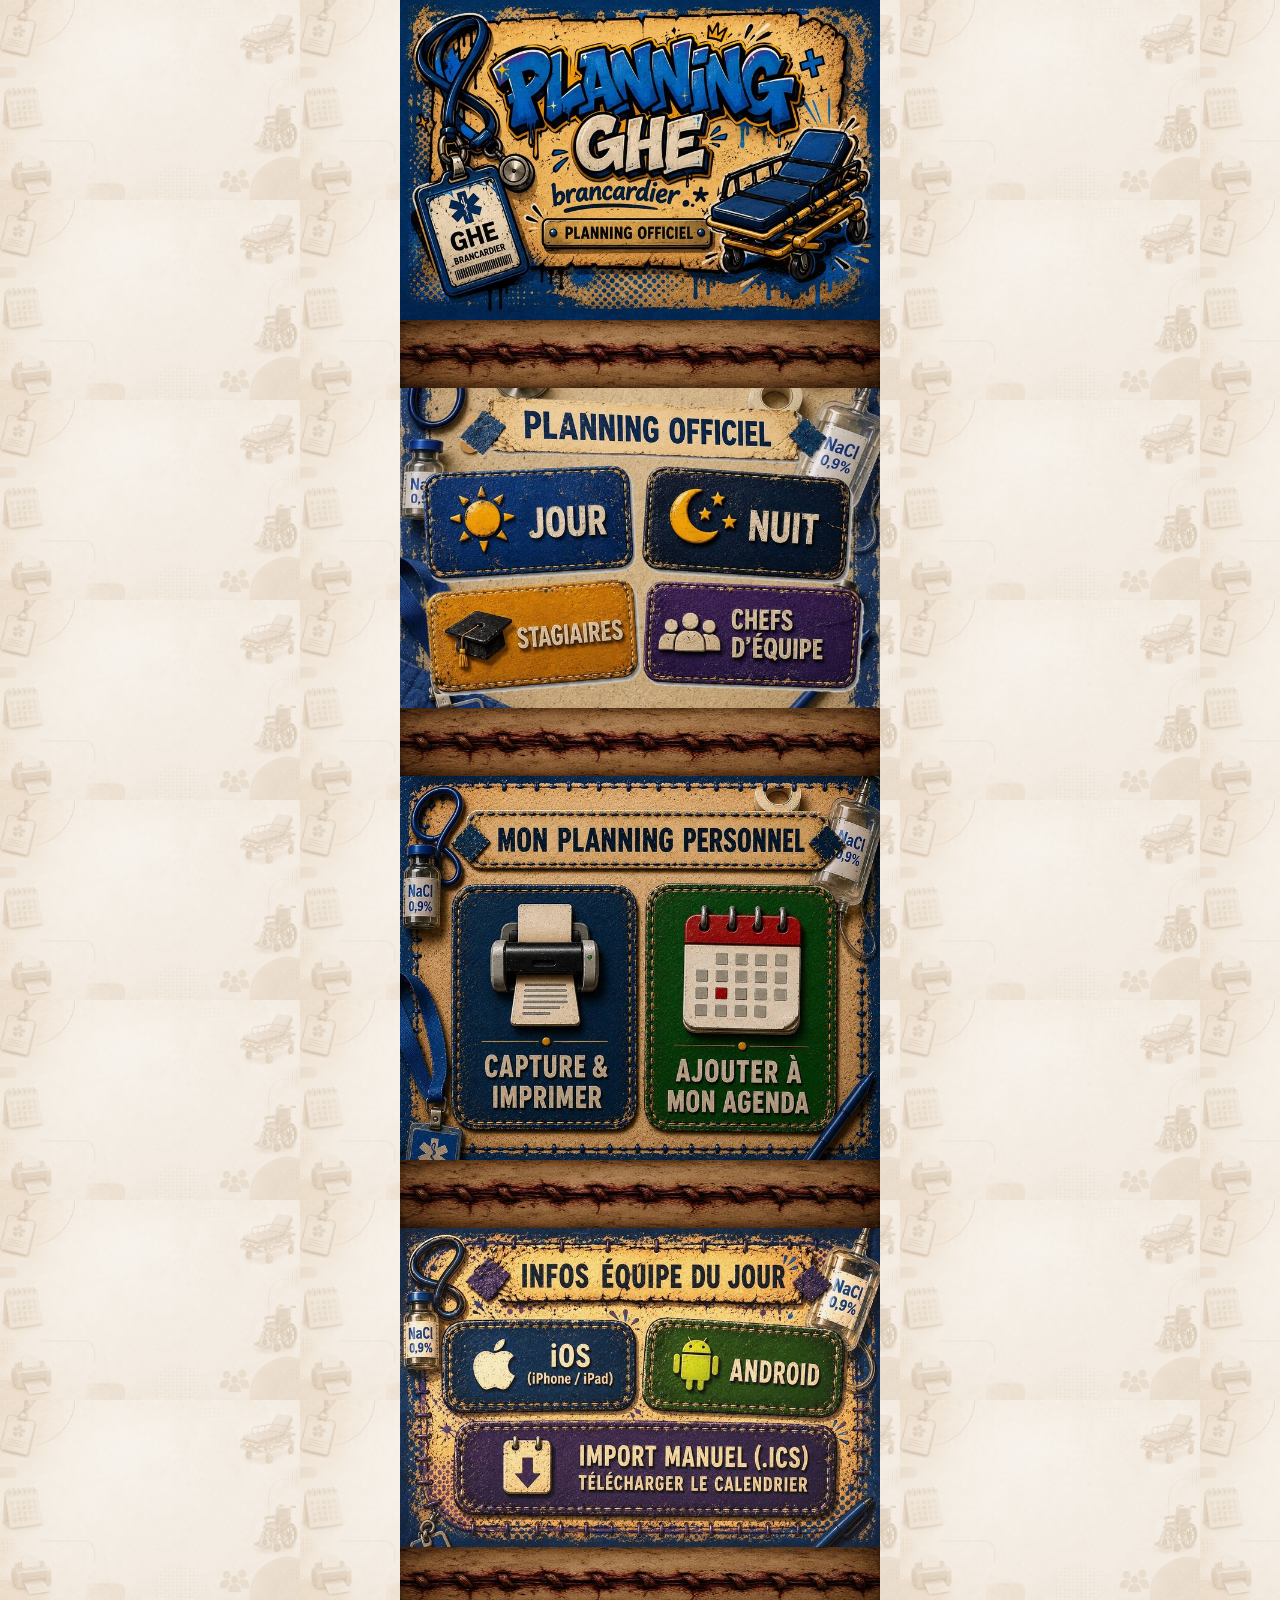
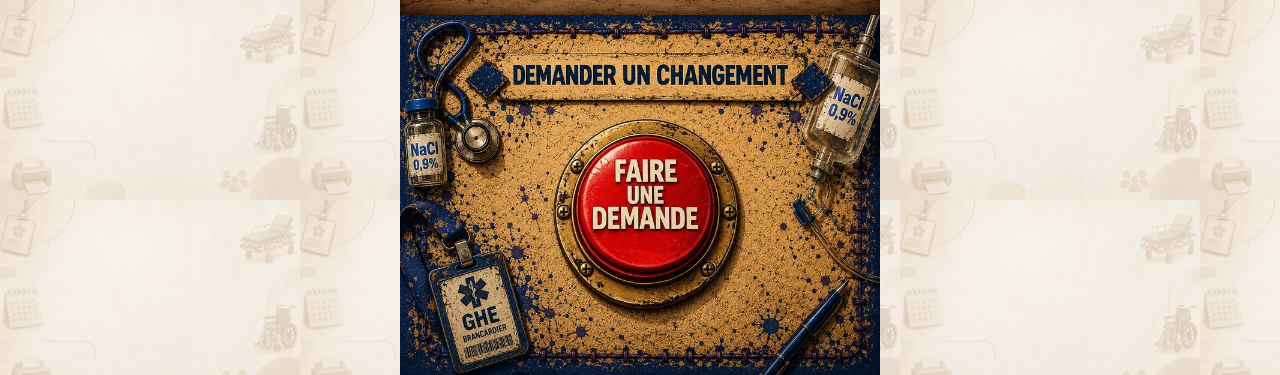
<file: index.html>
<!DOCTYPE html>
<html lang="fr">
<head>
  <meta charset="UTF-8">
  <meta name="viewport" content="width=device-width, initial-scale=1.0">
  <title>Planning GHE</title>
  <style>
    * { margin: 0; padding: 0; box-sizing: border-box; }

    html, body {
      width: 100%;
      background-image: url('Image/Fond/Fond.PNG');
      background-size: 300px auto;
      background-repeat: repeat;
    }

    .page {
      max-width: 480px;
      margin: 0 auto;
      padding: 0;
      display: flex;
      flex-direction: column;
    }

    .bloc {
      width: 100%;
      position: relative;
      display: block;
      line-height: 0;
    }

    .bloc img {
      width: 100%;
      height: auto;
      display: block;
    }

    .couture {
      width: 100%;
      line-height: 0;
      margin-top: -2px;
      margin-bottom: -2px;
    }

    .couture img {
      width: 100%;
      height: auto;
      display: block;
    }

    .zone {
      position: absolute;
      cursor: pointer;
      border-radius: 10px;
      -webkit-tap-highlight-color: rgba(255,255,255,0.2);
    }
    .zone:active { background: rgba(255,255,255,0.15); }

    a { text-decoration: none; }
  </style>
</head>
<body>
<div class="page">

  <!-- HEADER -->
  <div class="bloc">
    <img src="Image/Bloc/bloc_planning.jpeg" alt="Planning GHE brancardier" loading="eager">
  </div>

  <div class="couture"><img src="Image/Couture/couture.jpeg" alt=""></div>

  <!-- PLANNING OFFICIEL -->
  <div class="bloc">
    <img src="Image/Bloc/bloc_jour.jpeg" alt="Planning officiel" loading="eager">
    <a class="zone" href="mois.html?type=jour"       style="top:24%;left:2%;width:46%;height:34%;"></a>
    <a class="zone" href="mois.html?type=nuit"       style="top:24%;right:2%;width:46%;height:34%;"></a>
    <a class="zone" href="mois.html?type=stagiaires" style="top:60%;left:2%;width:46%;height:34%;"></a>
    <a class="zone" href="mois.html?type=chefs"      style="top:60%;right:2%;width:46%;height:34%;"></a>
  </div>

  <div class="couture"><img src="Image/Couture/couture.jpeg" alt=""></div>

  <!-- MON PLANNING PERSONNEL -->
  <div class="bloc">
    <img src="Image/Bloc/bloc_agenda.jpeg" alt="Mon planning personnel" loading="lazy">
    <a class="zone" href="mois.html?type=pdf" style="top:20%;left:2%;width:46%;height:76%;"></a>
    <a class="zone" href="mois.html?type=ics" style="top:20%;right:2%;width:46%;height:76%;"></a>
  </div>

  <div class="couture"><img src="Image/Couture/couture.jpeg" alt=""></div>

  <!-- INFOS ÉQUIPE DU JOUR -->
  <div class="bloc">
    <img src="Image/Bloc/bloc_infos.jpeg" alt="Infos équipe du jour" loading="lazy">
    <a class="zone"
       href="webcal://calendar.google.com/calendar/ical/ca4fd5e66513b5e783fba86f6df8e1f73dbd237fc1f83749f3cabb97d273d969%40group.calendar.google.com/private-5a1892e376d3c9b3cc82c5f0ad61c333/basic.ics"
       style="top:20%;left:2%;width:46%;height:32%;"></a>
    <a class="zone"
       href="https://calendar.google.com/calendar/render?cid=https%3A%2F%2Fcalendar.google.com%2Fcalendar%2Fical%2Fca4fd5e66513b5e783fba86f6df8e1f73dbd237fc1f83749f3cabb97d273d969%2540group.calendar.google.com%2Fprivate-5a1892e376d3c9b3cc82c5f0ad61c333%2Fbasic.ics"
       style="top:20%;right:2%;width:46%;height:32%;"></a>
    <a class="zone" href="mois.html?type=collectif-ics"
       style="top:57%;left:3%;width:94%;height:35%;"></a>
  </div>

  <div class="couture"><img src="Image/Couture/couture.jpeg" alt=""></div>

  <!-- DEMANDER UN CHANGEMENT -->
  <div class="bloc">
    <img src="Image/Bloc/bloc_demande.jpeg" alt="Demander un changement" loading="lazy">
    <a class="zone"
       href="https://docs.google.com/forms/d/e/1FAIpQLSeSD74DbSRNuiu1gF2waVTPdSg38jwRCwk3mp6XwpX-sRyh_g/viewform"
       target="_blank"
       style="top:28%;left:22%;width:56%;height:65%;border-radius:50%;"></a>
  </div>

</div>
</body>
</html>
</file>
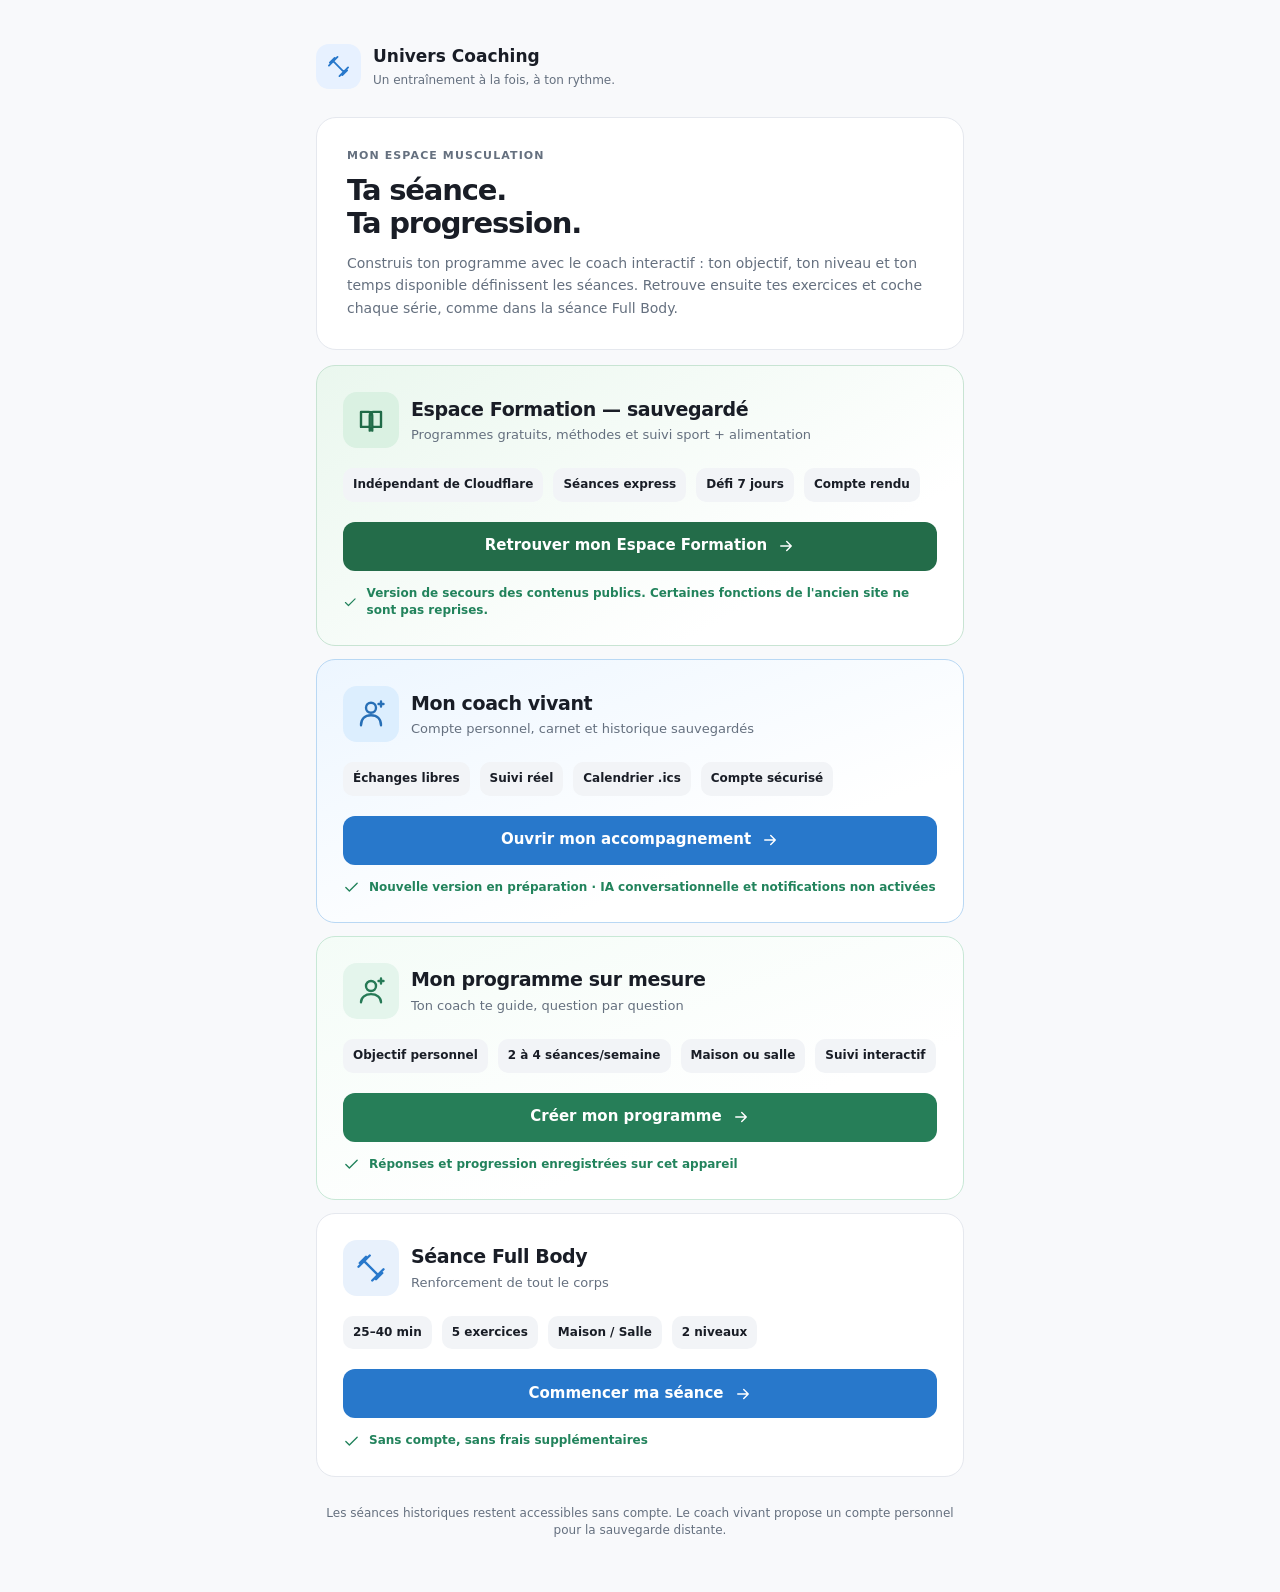
<file: coaching/index.html>
<!doctype html>
<html lang="fr">
<head>
  <meta charset="utf-8">
  <meta name="viewport" content="width=device-width, initial-scale=1, viewport-fit=cover">
  <meta name="theme-color" content="#f8f9fb">
  <meta name="description" content="Univers Coaching : séances de musculation interactives, progression et conseils accessibles sans abonnement.">
  <title>Univers Coaching — Mes séances</title>
  <style>
    :root{color-scheme:light;--bg:#f8f9fb;--paper:#fff;--ink:#191d26;--muted:#65707f;--line:#e5e8ee;--accent:#2878cb;--mint:#e6f5ed;--green:#22835c}
    *{box-sizing:border-box}html{font-family:Inter,ui-sans-serif,system-ui,-apple-system,"Segoe UI",Arial,sans-serif}body{margin:0;background:var(--bg);color:var(--ink);line-height:1.45}
    main{width:min(100%,680px);min-height:100dvh;margin:0 auto;padding:28px 16px 52px}
    .eyebrow{font-size:11px;font-weight:800;letter-spacing:.1em;color:var(--muted);text-transform:uppercase}
    .head{display:flex;align-items:center;gap:12px;margin-bottom:28px}.logo{width:45px;height:45px;border-radius:13px;display:grid;place-items:center;background:#e7f1ff;color:var(--accent)}
    svg{width:23px;height:23px;stroke:currentColor;stroke-width:1.9;fill:none;stroke-linecap:round;stroke-linejoin:round}.head h1{font-size:17px;margin:0}.head p{color:var(--muted);font-size:12px;margin:3px 0 0}
    .intro{border:1px solid var(--line);background:var(--paper);border-radius:20px;padding:23px 20px;margin-bottom:15px}
    h2{font-size:29px;letter-spacing:-.04em;line-height:1.14;margin:10px 0}p{margin:0}.intro>p:last-child{font-size:14px;color:var(--muted);line-height:1.6;margin-top:12px}
    .card{background:var(--paper);border:1px solid var(--line);border-radius:19px;padding:20px;margin-top:13px}
    .card-head{display:flex;align-items:center;gap:12px}.card-icon{width:56px;height:56px;display:grid;place-items:center;background:#e8f1fc;border-radius:14px;color:var(--accent);flex:none}.card-icon svg{width:30px;height:30px}.card h3{font-size:19px;letter-spacing:-.02em;margin:0}.sub{font-size:13px;color:var(--muted);margin-top:3px}
    .facts{display:flex;flex-wrap:wrap;gap:10px;margin:20px 0}.fact{font-size:12px;background:#f2f4f7;border-radius:10px;padding:8px 10px;font-weight:700}
    .cta{display:flex;align-items:center;justify-content:center;gap:10px;width:100%;min-height:49px;border-radius:12px;background:var(--accent);color:#fff;text-decoration:none;font-size:15px;font-weight:750;text-align:center;padding:12px}.cta svg{width:18px;height:18px}.cta:focus-visible{outline:3px solid #90bbeb;outline-offset:3px}.cta:hover{background:#1d65ae}
    .note{display:flex;gap:9px;align-items:center;margin-top:14px;color:var(--green);font-size:12px;font-weight:600}.note svg{width:17px;height:17px}.foot{font-size:12px;color:var(--muted);text-align:center;margin-top:28px}
    @media(min-width:600px){main{padding-top:44px}.intro{padding:30px}.card{padding:26px}}
    @media(prefers-reduced-motion:no-preference){.cta{transition:background .15s,transform .15s}.cta:active{transform:scale(.992)}}
  </style>
</head>
<body>
  <main>
    <header class="head">
      <span class="logo" aria-hidden="true"><svg viewBox="0 0 24 24"><path d="m6.5 6.5 11 11M3 8l5-5M16 21l5-5M2 11l9-9M13 22l9-9"/></svg></span>
      <div><h1>Univers Coaching</h1><p>Un entraînement à la fois, à ton rythme.</p></div>
    </header>
    <section class="intro">
      <p class="eyebrow">Mon espace musculation</p>
      <h2>Ta séance.<br>Ta progression.</h2>
      <p>Construis ton programme avec le coach interactif : ton objectif, ton niveau et ton temps disponible définissent les séances. Retrouve ensuite tes exercices et coche chaque série, comme dans la séance Full Body.</p>
    </section>
    <section class="card" aria-labelledby="formation-title" style="border-color:#c8e4d3;background:linear-gradient(150deg,#eaf7ee,#fff 75%)">
      <div class="card-head">
        <span class="card-icon" aria-hidden="true" style="background:#daf1e2;color:#206b48"><svg viewBox="0 0 24 24"><path d="M4 5.5h6c2 0 3 1 3 3v12c0-2-1.5-3-3.5-3H4zM20 5.5h-6c-2 0-3 1-3 3v12c0-2 1.5-3 3.5-3H20z"/></svg></span>
        <div><h3 id="formation-title">Espace Formation — sauvegardé</h3><p class="sub">Programmes gratuits, méthodes et suivi sport + alimentation</p></div>
      </div>
      <div class="facts"><span class="fact">Indépendant de Cloudflare</span><span class="fact">Séances express</span><span class="fact">Défi 7 jours</span><span class="fact">Compte rendu</span></div>
      <a class="cta" href="./formation/" style="background:#236c49">Retrouver mon Espace Formation <svg viewBox="0 0 24 24" aria-hidden="true"><path d="M5 12h14m-6-6 6 6-6 6"/></svg></a>
      <p class="note"><svg viewBox="0 0 24 24" aria-hidden="true"><path d="M20 6 9 17l-5-5"/></svg>Version de secours des contenus publics. Certaines fonctions de l'ancien site ne sont pas reprises.</p>
    </section>
    <section class="card" aria-labelledby="living-title" style="border-color:#b9d8f4;background:linear-gradient(160deg,#edf6ff,#fff 70%)">
      <div class="card-head">
        <span class="card-icon" aria-hidden="true" style="background:#dceefe;color:#276fb6"><svg viewBox="0 0 24 24"><circle cx="12" cy="7" r="4"/><path d="M4 21c0-5 3-8 8-8s8 3 8 8M18 4h4M20 2v4"/></svg></span>
        <div><h3 id="living-title">Mon coach vivant</h3><p class="sub">Compte personnel, carnet et historique sauvegardés</p></div>
      </div>
      <div class="facts"><span class="fact">Échanges libres</span><span class="fact">Suivi réel</span><span class="fact">Calendrier .ics</span><span class="fact">Compte sécurisé</span></div>
      <a class="cta" href="./coach-vivant.html">Ouvrir mon accompagnement <svg viewBox="0 0 24 24" aria-hidden="true"><path d="M5 12h14m-6-6 6 6-6 6"/></svg></a>
      <p class="note"><svg viewBox="0 0 24 24" aria-hidden="true"><path d="M20 6 9 17l-5-5"/></svg>Nouvelle version en préparation · IA conversationnelle et notifications non activées</p>
    </section>
    <section class="card" aria-labelledby="personal-title" style="border-color:#c8e8d6;background:linear-gradient(160deg,#f4fcf7,#fff 68%)">
      <div class="card-head">
        <span class="card-icon" aria-hidden="true" style="background:#e4f5ec;color:#267a56"><svg viewBox="0 0 24 24"><circle cx="12" cy="8" r="4"/><path d="M4 21c0-4 3.5-6.5 8-6.5s8 2.5 8 6.5M18 4h4M20 2v4"/></svg></span>
        <div><h3 id="personal-title">Mon programme sur mesure</h3><p class="sub">Ton coach te guide, question par question</p></div>
      </div>
      <div class="facts"><span class="fact">Objectif personnel</span><span class="fact">2 à 4 séances/semaine</span><span class="fact">Maison ou salle</span><span class="fact">Suivi interactif</span></div>
      <a class="cta" href="./programme-personnalise.html" style="background:#267e58">Créer mon programme <svg viewBox="0 0 24 24" aria-hidden="true"><path d="M5 12h14m-6-6 6 6-6 6"/></svg></a>
      <p class="note"><svg viewBox="0 0 24 24" aria-hidden="true"><path d="M20 6 9 17l-5-5"/></svg>Réponses et progression enregistrées sur cet appareil</p>
    </section>
    <section class="card" aria-labelledby="session-title">
      <div class="card-head">
        <span class="card-icon" aria-hidden="true"><svg viewBox="0 0 24 24"><path d="m6.5 6.5 11 11M3 8l5-5M16 21l5-5M2 11l9-9M13 22l9-9"/></svg></span>
        <div><h3 id="session-title">Séance Full Body</h3><p class="sub">Renforcement de tout le corps</p></div>
      </div>
      <div class="facts"><span class="fact">25–40 min</span><span class="fact">5 exercices</span><span class="fact">Maison / Salle</span><span class="fact">2 niveaux</span></div>
      <a class="cta" href="./seance-musculation.html">Commencer ma séance <svg viewBox="0 0 24 24" aria-hidden="true"><path d="M5 12h14m-6-6 6 6-6 6"/></svg></a>
      <p class="note"><svg viewBox="0 0 24 24" aria-hidden="true"><path d="M20 6 9 17l-5-5"/></svg>Sans compte, sans frais supplémentaires</p>
    </section>
    <p class="foot">Les séances historiques restent accessibles sans compte. Le coach vivant propose un compte personnel pour la sauvegarde distante.</p>
  </main>
</body>
</html>
</file>
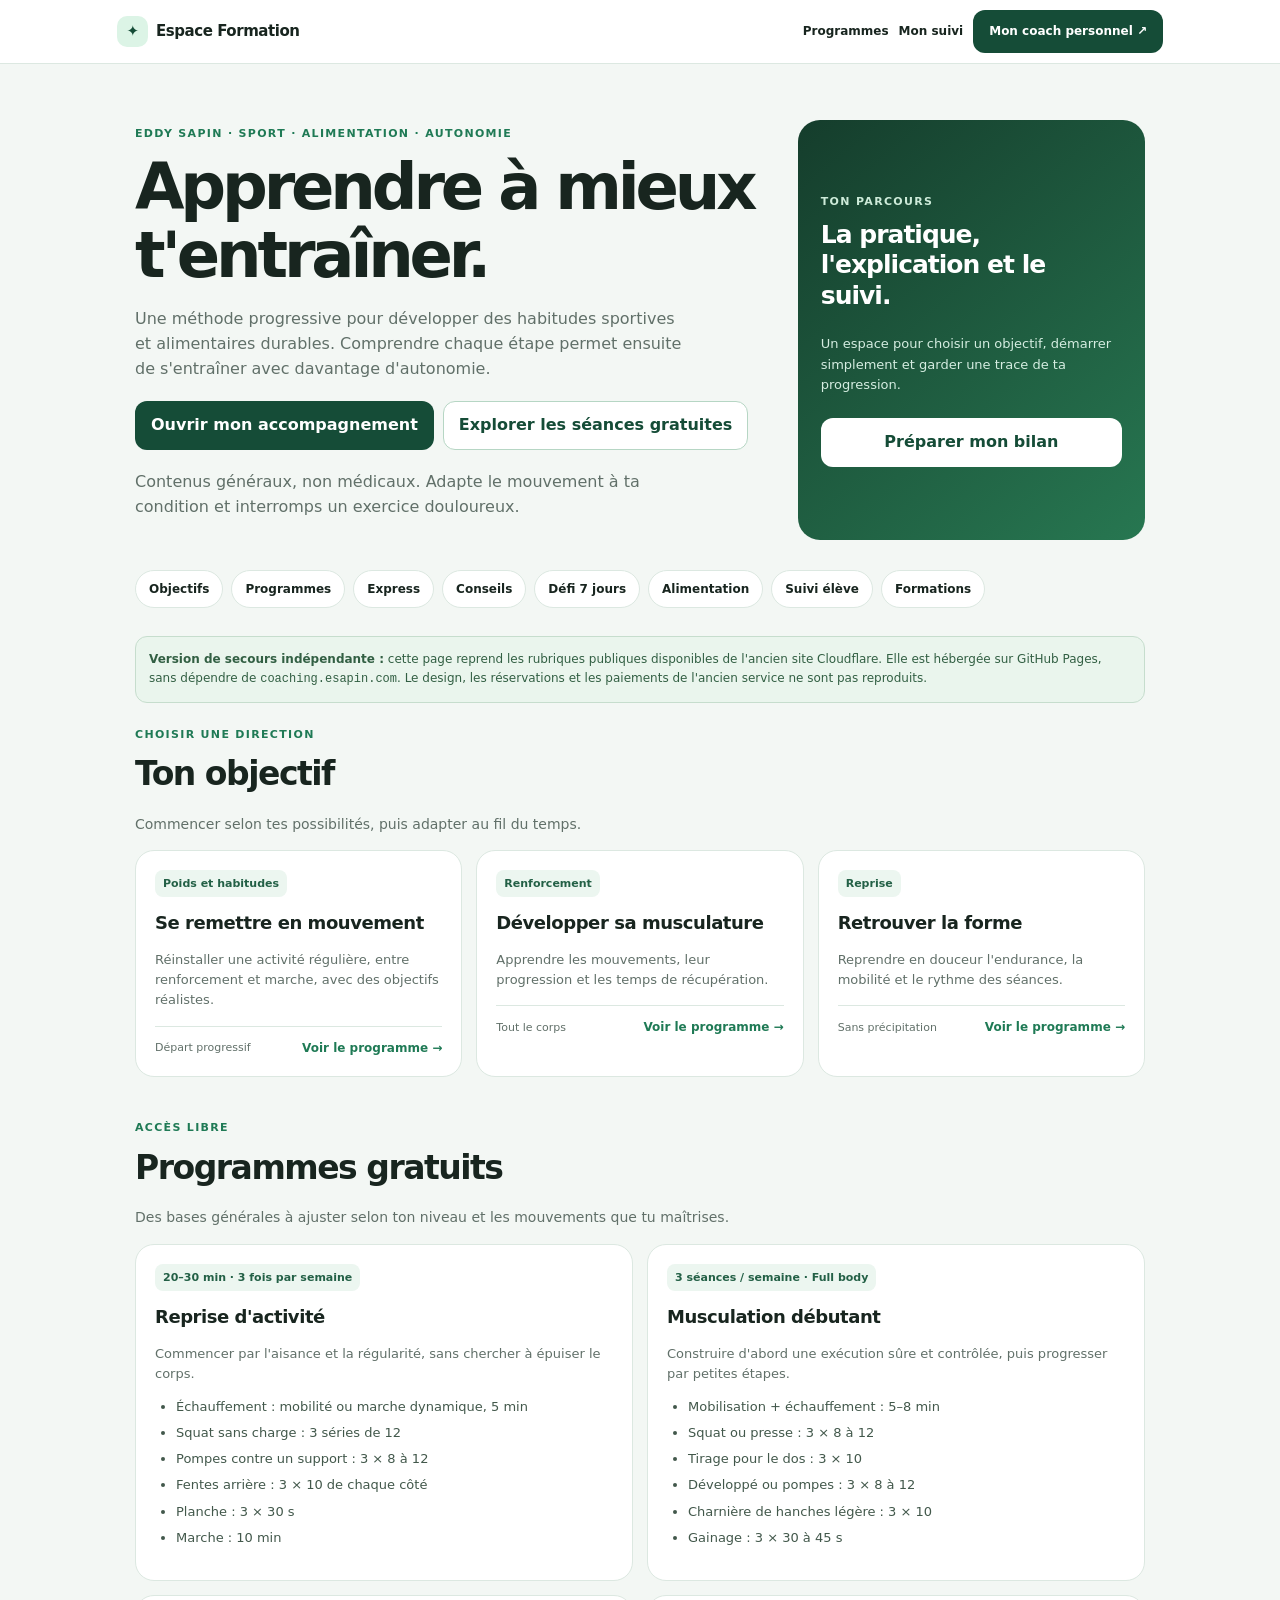
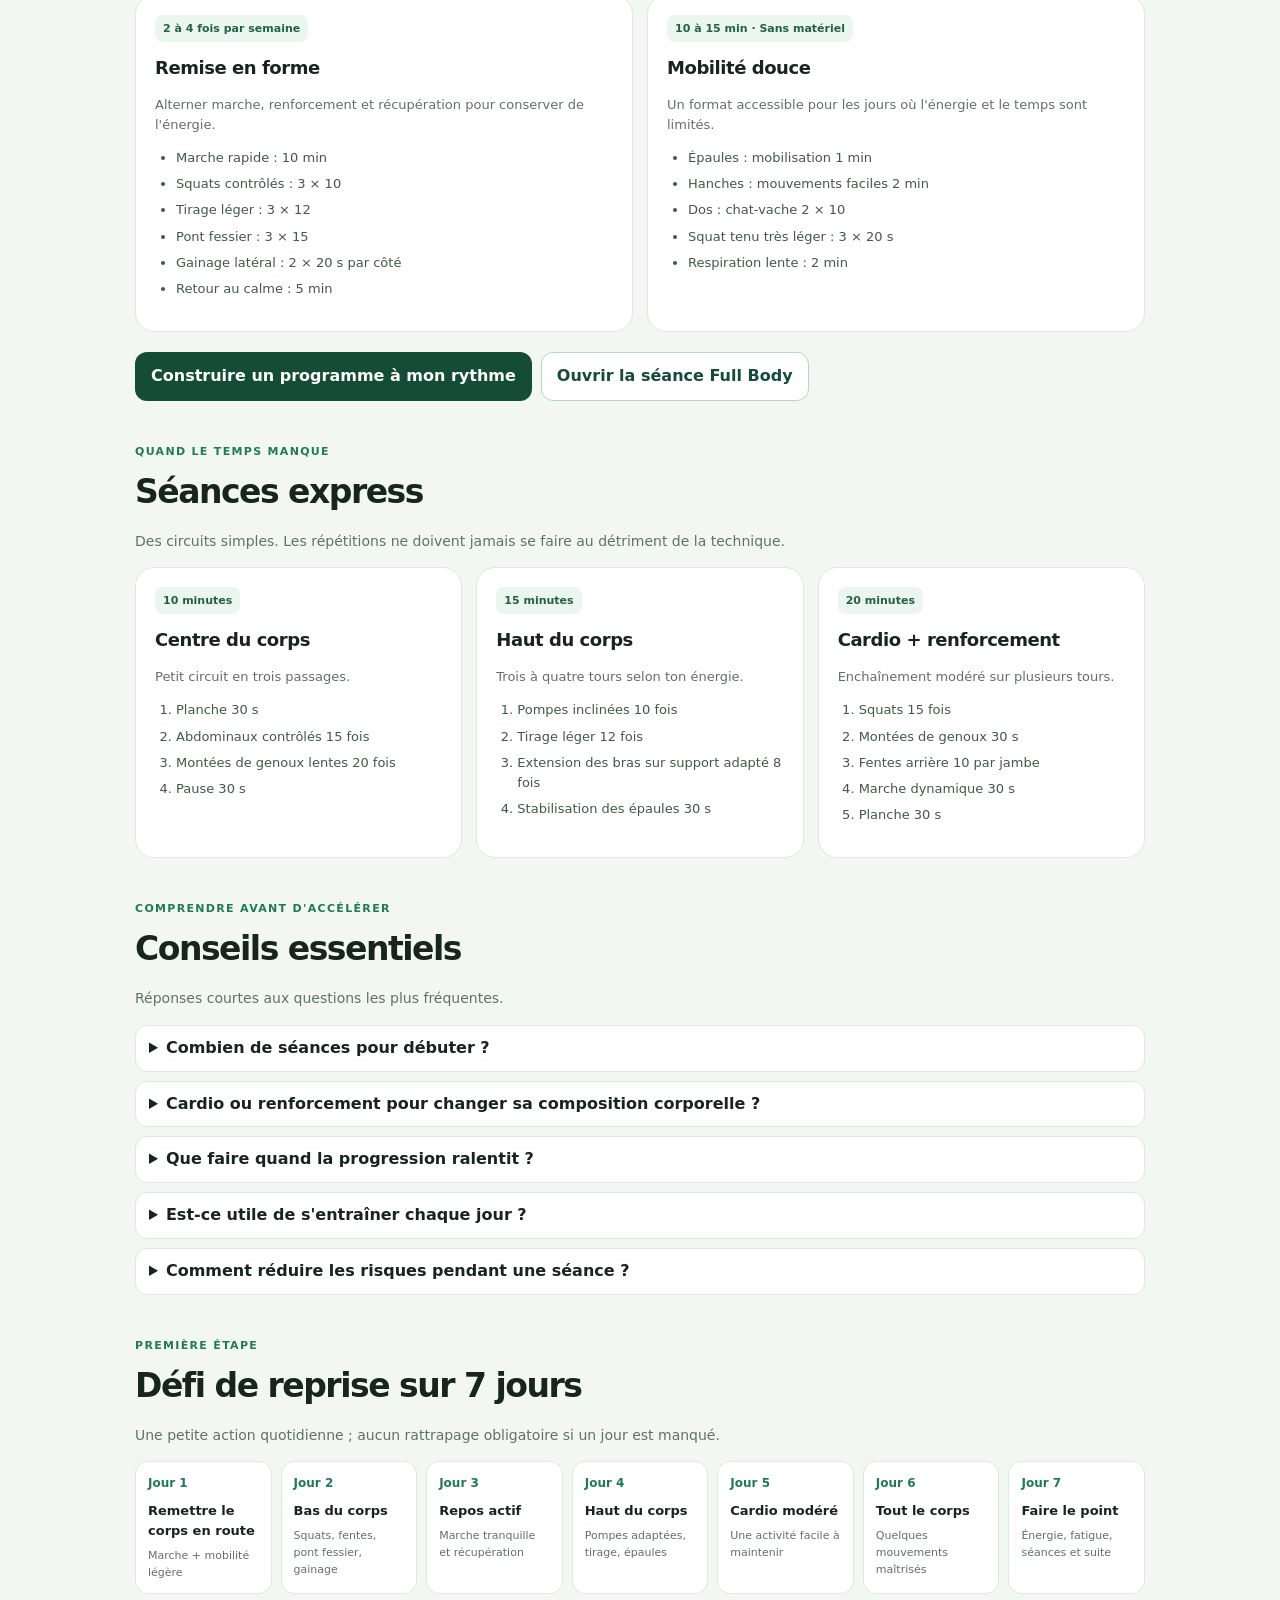
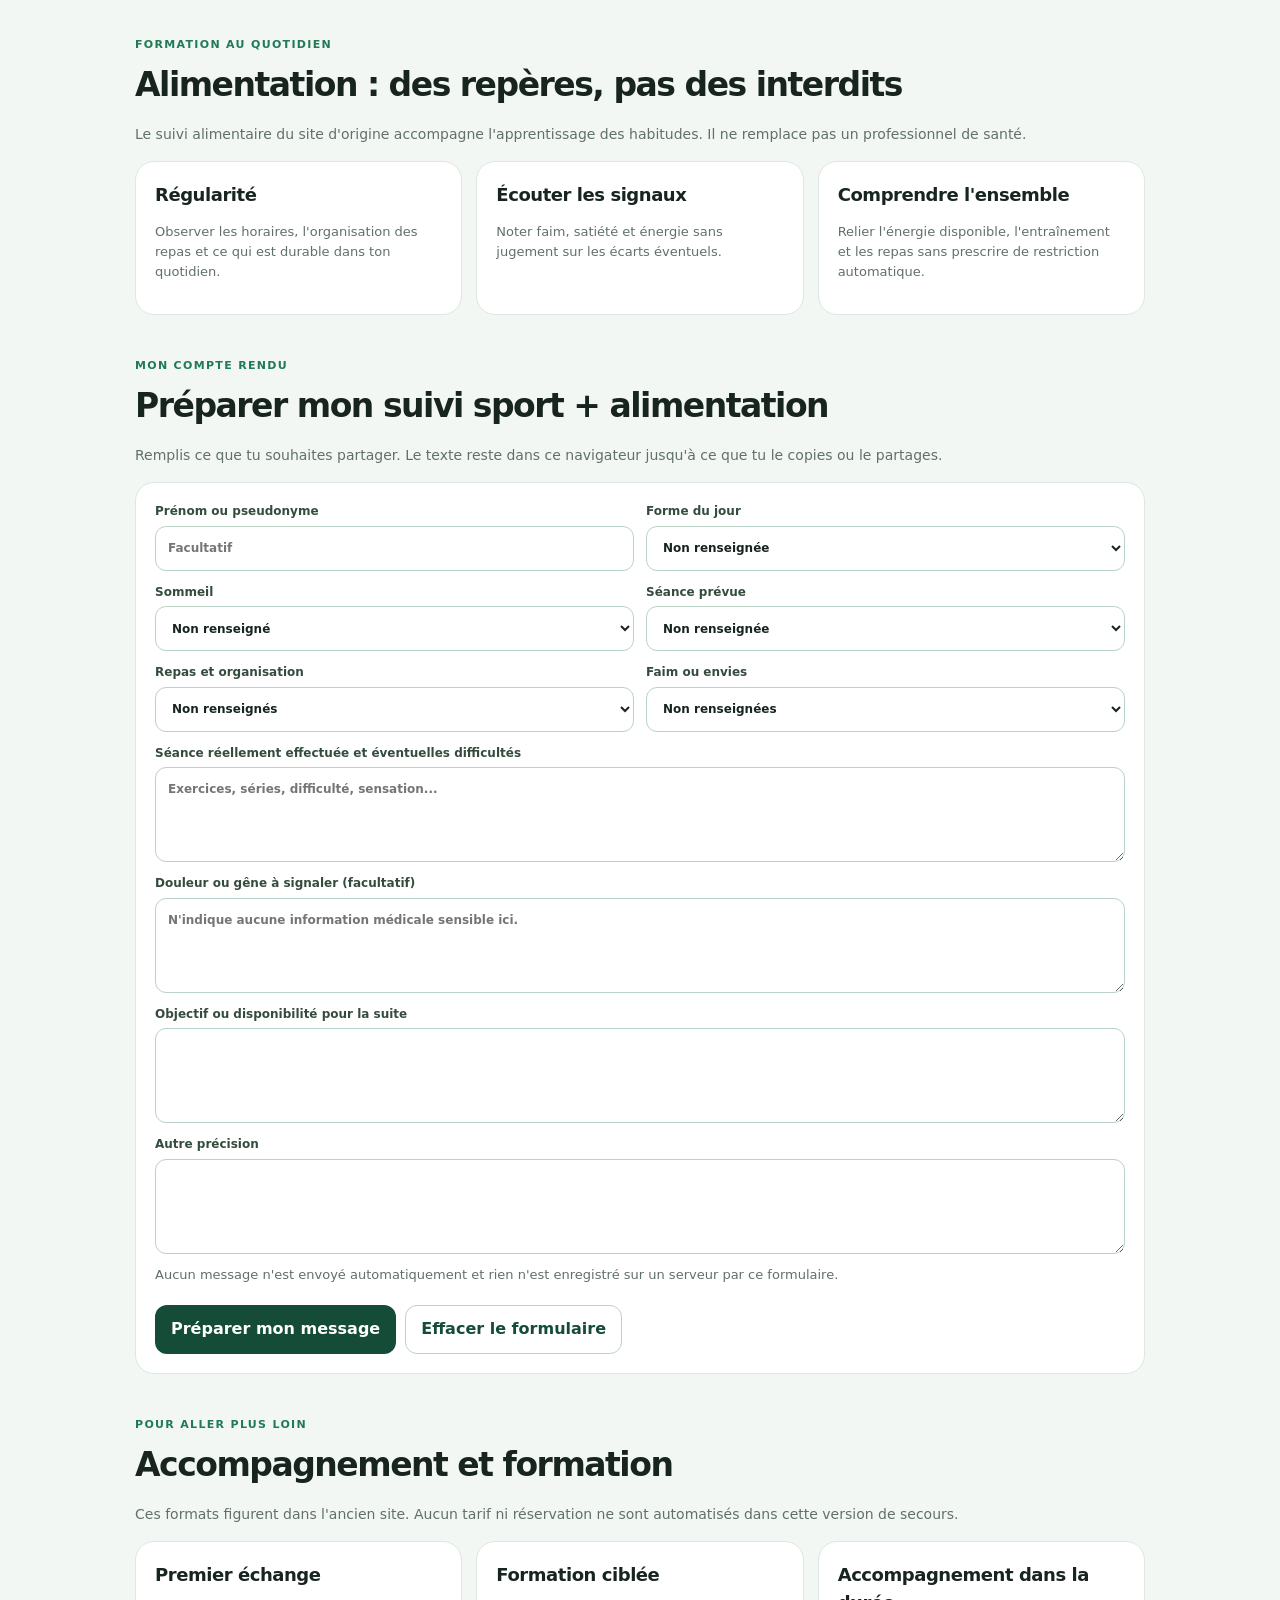
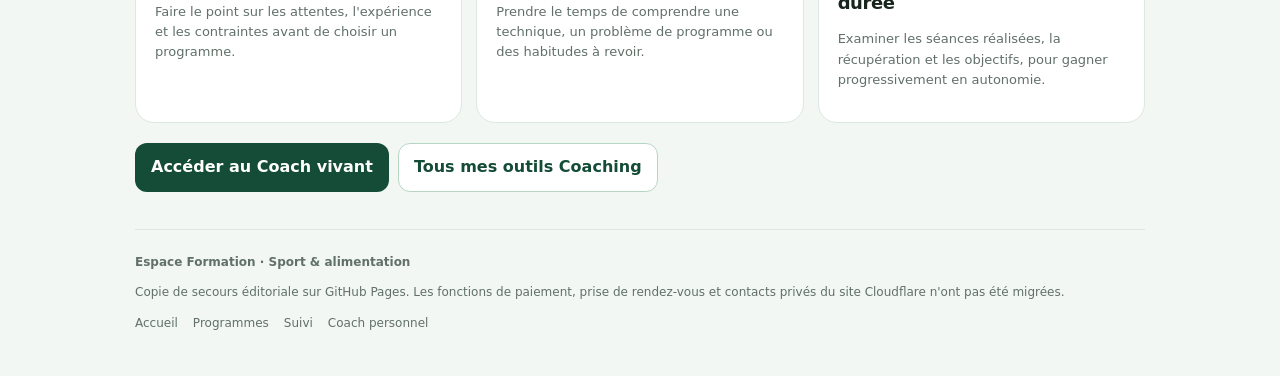
<file: coaching/formation/index.html>
<!doctype html>
<html lang="fr">
<head>
<meta charset="utf-8">
<meta name="viewport" content="width=device-width,initial-scale=1,viewport-fit=cover">
<meta name="theme-color" content="#10251e">
<meta name="description" content="Espace Formation — sport, alimentation et parcours de coaching. Site de secours indépendant de Cloudflare.">
<title>Espace Formation — Sport & alimentation</title>
<style>
:root{font-family:Inter,system-ui,-apple-system,"Segoe UI",Arial,sans-serif;color-scheme:light;--ink:#18251f;--muted:#617069;--green:#1f7a55;--green2:#154c37;--line:#dce8e1;--bg:#f3f7f4;--paper:#fff}
*{box-sizing:border-box}html{scroll-behavior:smooth;scroll-padding-top:92px}body{margin:0;background:var(--bg);color:var(--ink);line-height:1.55}
a{text-decoration:none;color:inherit}button,input,select,textarea{font:inherit}button{cursor:pointer}a:focus-visible,button:focus-visible,input:focus-visible,textarea:focus-visible,select:focus-visible{outline:3px solid #71bc9c;outline-offset:3px}
header{position:sticky;top:0;z-index:10;background:rgba(255,255,255,.96);border-bottom:1px solid var(--line);backdrop-filter:blur(12px)}.top{max-width:1080px;margin:auto;padding:10px 17px;display:flex;align-items:center;gap:15px;justify-content:space-between}.brand{font-weight:900;font-size:15px;letter-spacing:-.03em;display:flex;align-items:center;gap:8px}.mark{display:inline-grid;place-items:center;width:31px;height:31px;border-radius:10px;background:#dcf4e6;color:var(--green2)}.toplinks{display:flex;gap:10px;align-items:center}.toplinks a{font-size:12px;font-weight:750}.primary{background:var(--green2);color:#fff;border:0;border-radius:12px;padding:12px 16px;font-weight:750;display:inline-block;text-align:center}.primary:hover{background:#0e3d2b}.ghost{background:#fff;color:var(--green2);border:1px solid #b6d6c4;border-radius:12px;padding:11px 15px;font-weight:750;display:inline-block}.ghost:hover{background:#ecf6f0}
.wrap{width:min(100% - 32px,1010px);margin:auto}.hero{padding:56px 0 30px;display:grid;grid-template-columns:1.3fr .7fr;gap:18px}.hero h1{font-size:clamp(37px,6.5vw,64px);line-height:1.06;letter-spacing:-.065em;margin:10px 0 17px}.hero p{font-size:16px;color:var(--muted);max-width:550px}.eyebrow{font-weight:800;font-size:11px;letter-spacing:.12em;text-transform:uppercase;color:var(--green)}.hero-card{padding:23px;border-radius:22px;background:linear-gradient(140deg,#153d2c,#277751);color:white;display:flex;flex-direction:column;justify-content:center;gap:10px}.hero-card strong{font-size:25px;line-height:1.22;letter-spacing:-.04em}.hero-card p{color:#d5ede1;font-size:13px}.hero-card .primary{background:#fff;color:#154c37}
.actions{display:flex;flex-wrap:wrap;gap:9px;margin-top:20px}
.section{margin:17px 0 37px;scroll-margin-top:90px}.section-head{margin:0 0 15px}.section h2{letter-spacing:-.045em;font-size:clamp(23px,4vw,33px);margin:3px 0 6px}.section-head p{color:var(--muted);font-size:14px}.grid{display:grid;grid-template-columns:repeat(3,minmax(0,1fr));gap:14px}.grid.two{grid-template-columns:repeat(2,minmax(0,1fr))}.card{border:1px solid var(--line);background:var(--paper);padding:19px;border-radius:19px;min-width:0}.card h3{margin:0 0 8px;font-size:18px;letter-spacing:-.025em}.card p{font-size:13px;color:var(--muted)}.card ul,.card ol{padding-left:21px;color:#42584b;font-size:13px}.card li{margin:6px 0}.tag{display:inline-block;padding:5px 8px;background:#ecf6f0;border-radius:8px;color:#236046;font-size:11px;font-weight:800;margin-bottom:12px}.cards-bottom{display:flex;justify-content:space-between;align-items:center;gap:10px;border-top:1px solid var(--line);padding-top:12px;margin-top:15px}.cards-bottom a{font-size:12px;font-weight:800;color:var(--green)}.cards-bottom small{color:var(--muted);font-size:11px}
details{margin:9px 0;border:1px solid var(--line);border-radius:12px;padding:10px 13px;background:#fff}summary{font-weight:750;cursor:pointer}details p,details ul{font-size:13px;color:var(--muted)}.challenge{display:grid;grid-template-columns:repeat(7,minmax(0,1fr));gap:9px}.challenge article{background:#fff;border:1px solid var(--line);border-radius:13px;padding:12px;min-width:0}.challenge strong{display:block;color:var(--green);font-size:12px}.challenge h3{font-size:13px;margin:8px 0 6px}.challenge p{font-size:11px;color:var(--muted);margin:0}
.field{display:flex;flex-direction:column;gap:5px;font-size:12px;font-weight:750;color:#344c3e}.field input,.field select,.field textarea{width:100%;border:1px solid #b9d4c5;background:#fff;border-radius:11px;padding:12px;min-height:45px;color:var(--ink)}.field textarea{resize:vertical;min-height:95px}.formgrid{display:grid;grid-template-columns:repeat(2,1fr);gap:12px}.formgrid .wide{grid-column:1/-1}.form-note{font-size:12px;color:var(--muted);margin:11px 0}.report{white-space:pre-wrap;word-break:break-word;padding:15px;border:1px solid #bad6c5;background:#f5fbf7;border-radius:13px;font-size:13px;margin-top:14px}.hidden{display:none!important}.legal{font-size:12px;color:var(--muted);margin:20px 0}.notice{padding:13px;border-radius:12px;background:#eaf5ed;border:1px solid #c6ddcd;font-size:12px;color:#325f43;margin:18px 0}.muted{color:var(--muted)}.footer{border-top:1px solid var(--line);padding:23px 0 45px;color:var(--muted);font-size:12px}.footer nav{display:flex;gap:15px;flex-wrap:wrap;margin-top:10px}.pill{padding:5px 9px;font-size:11px;border:1px solid #bcd3c5;border-radius:20px;color:#365a43;display:inline-block;font-weight:750}.jump{padding:0 0 10px;display:flex;gap:8px;overflow:auto;scrollbar-width:thin}.jump a{white-space:nowrap;background:#fff;border:1px solid var(--line);border-radius:50px;padding:9px 13px;font-size:12px;font-weight:750}
@media(max-width:780px){.hero{grid-template-columns:1fr}.challenge{grid-template-columns:repeat(4,1fr)}.grid{grid-template-columns:repeat(2,1fr)}}
@media(max-width:550px){.hero{padding-top:28px}.wrap{width:calc(100% - 24px)}.grid,.grid.two{grid-template-columns:1fr}.challenge{grid-template-columns:repeat(2,1fr)}.toplinks .hide-mobile{display:none}.formgrid{grid-template-columns:1fr}.card{padding:17px}.hero-card{padding:20px}.top{padding:9px 12px}.primary,.ghost{min-height:46px}}
@media(prefers-reduced-motion:reduce){html{scroll-behavior:auto}}
</style>
</head>
<body>
<header><div class="top"><a href="#accueil" class="brand"><span class="mark">✦</span> Espace Formation</a><div class="toplinks"><a class="hide-mobile" href="#programmes">Programmes</a><a class="hide-mobile" href="#suivi">Mon suivi</a><a class="primary" href="../coach-vivant.html">Mon coach personnel ↗</a></div></div></header>
<main class="wrap">
<section class="hero" id="accueil"><div><span class="eyebrow">Eddy Sapin · Sport · Alimentation · Autonomie</span><h1>Apprendre à mieux<br>t'entraîner.</h1><p>Une méthode progressive pour développer des habitudes sportives et alimentaires durables. Comprendre chaque étape permet ensuite de s'entraîner avec davantage d'autonomie.</p><div class="actions"><a class="primary" href="../coach-vivant.html">Ouvrir mon accompagnement</a><a class="ghost" href="#programmes">Explorer les séances gratuites</a></div><p class="legal">Contenus généraux, non médicaux. Adapte le mouvement à ta condition et interromps un exercice douloureux.</p></div><aside class="hero-card"><span class="eyebrow" style="color:#cdebd9">Ton parcours</span><strong>La pratique, l'explication et le suivi.</strong><p>Un espace pour choisir un objectif, démarrer simplement et garder une trace de ta progression.</p><a class="primary" href="#suivi">Préparer mon bilan</a></aside></section>
<nav aria-label="Accès direct" class="jump"><a href="#objectifs">Objectifs</a><a href="#programmes">Programmes</a><a href="#express">Express</a><a href="#conseils">Conseils</a><a href="#defi">Défi 7 jours</a><a href="#alimentation">Alimentation</a><a href="#suivi">Suivi élève</a><a href="#formations">Formations</a></nav>
<div class="notice"><strong>Version de secours indépendante :</strong> cette page reprend les rubriques publiques disponibles de l'ancien site Cloudflare. Elle est hébergée sur GitHub Pages, sans dépendre de <code>coaching.esapin.com</code>. Le design, les réservations et les paiements de l'ancien service ne sont pas reproduits.</div>
<section class="section" id="objectifs"><div class="section-head"><span class="eyebrow">Choisir une direction</span><h2>Ton objectif</h2><p>Commencer selon tes possibilités, puis adapter au fil du temps.</p></div><div class="grid">
<article class="card"><span class="tag">Poids et habitudes</span><h3>Se remettre en mouvement</h3><p>Réinstaller une activité régulière, entre renforcement et marche, avec des objectifs réalistes.</p><div class="cards-bottom"><small>Départ progressif</small><a href="#programme-poids">Voir le programme →</a></div></article>
<article class="card"><span class="tag">Renforcement</span><h3>Développer sa musculature</h3><p>Apprendre les mouvements, leur progression et les temps de récupération.</p><div class="cards-bottom"><small>Tout le corps</small><a href="#programme-muscle">Voir le programme →</a></div></article>
<article class="card"><span class="tag">Reprise</span><h3>Retrouver la forme</h3><p>Reprendre en douceur l'endurance, la mobilité et le rythme des séances.</p><div class="cards-bottom"><small>Sans précipitation</small><a href="#programme-forme">Voir le programme →</a></div></article>
</div></section>
<section class="section" id="programmes"><div class="section-head"><span class="eyebrow">Accès libre</span><h2>Programmes gratuits</h2><p>Des bases générales à ajuster selon ton niveau et les mouvements que tu maîtrises.</p></div>
<div class="grid two">
<article class="card" id="programme-poids"><span class="tag">20–30 min · 3 fois par semaine</span><h3>Reprise d'activité</h3><p>Commencer par l'aisance et la régularité, sans chercher à épuiser le corps.</p><ul><li>Échauffement : mobilité ou marche dynamique, 5 min</li><li>Squat sans charge : 3 séries de 12</li><li>Pompes contre un support : 3 × 8 à 12</li><li>Fentes arrière : 3 × 10 de chaque côté</li><li>Planche : 3 × 30 s</li><li>Marche : 10 min</li></ul></article>
<article class="card" id="programme-muscle"><span class="tag">3 séances / semaine · Full body</span><h3>Musculation débutant</h3><p>Construire d'abord une exécution sûre et contrôlée, puis progresser par petites étapes.</p><ul><li>Mobilisation + échauffement : 5–8 min</li><li>Squat ou presse : 3 × 8 à 12</li><li>Tirage pour le dos : 3 × 10</li><li>Développé ou pompes : 3 × 8 à 12</li><li>Charnière de hanches légère : 3 × 10</li><li>Gainage : 3 × 30 à 45 s</li></ul></article>
<article class="card" id="programme-forme"><span class="tag">2 à 4 fois par semaine</span><h3>Remise en forme</h3><p>Alterner marche, renforcement et récupération pour conserver de l'énergie.</p><ul><li>Marche rapide : 10 min</li><li>Squats contrôlés : 3 × 10</li><li>Tirage léger : 3 × 12</li><li>Pont fessier : 3 × 15</li><li>Gainage latéral : 2 × 20 s par côté</li><li>Retour au calme : 5 min</li></ul></article>
<article class="card"><span class="tag">10 à 15 min · Sans matériel</span><h3>Mobilité douce</h3><p>Un format accessible pour les jours où l'énergie et le temps sont limités.</p><ul><li>Épaules : mobilisation 1 min</li><li>Hanches : mouvements faciles 2 min</li><li>Dos : chat-vache 2 × 10</li><li>Squat tenu très léger : 3 × 20 s</li><li>Respiration lente : 2 min</li></ul></article>
</div><div class="actions"><a class="primary" href="../coach-vivant.html">Construire un programme à mon rythme</a><a class="ghost" href="../seance-musculation.html">Ouvrir la séance Full Body</a></div></section>
<section class="section" id="express"><div class="section-head"><span class="eyebrow">Quand le temps manque</span><h2>Séances express</h2><p>Des circuits simples. Les répétitions ne doivent jamais se faire au détriment de la technique.</p></div><div class="grid">
<article class="card"><span class="tag">10 minutes</span><h3>Centre du corps</h3><p>Petit circuit en trois passages.</p><ol><li>Planche 30 s</li><li>Abdominaux contrôlés 15 fois</li><li>Montées de genoux lentes 20 fois</li><li>Pause 30 s</li></ol></article>
<article class="card"><span class="tag">15 minutes</span><h3>Haut du corps</h3><p>Trois à quatre tours selon ton énergie.</p><ol><li>Pompes inclinées 10 fois</li><li>Tirage léger 12 fois</li><li>Extension des bras sur support adapté 8 fois</li><li>Stabilisation des épaules 30 s</li></ol></article>
<article class="card"><span class="tag">20 minutes</span><h3>Cardio + renforcement</h3><p>Enchaînement modéré sur plusieurs tours.</p><ol><li>Squats 15 fois</li><li>Montées de genoux 30 s</li><li>Fentes arrière 10 par jambe</li><li>Marche dynamique 30 s</li><li>Planche 30 s</li></ol></article>
</div></section>
<section class="section" id="conseils"><div class="section-head"><span class="eyebrow">Comprendre avant d'accélérer</span><h2>Conseils essentiels</h2><p>Réponses courtes aux questions les plus fréquentes.</p></div>
<details><summary>Combien de séances pour débuter ?</summary><p>Deux ou trois séances peuvent suffire. L'important est de choisir une fréquence compatible avec ta vie, puis de l'ajuster.</p></details>
<details><summary>Cardio ou renforcement pour changer sa composition corporelle ?</summary><p>Les deux peuvent avoir leur place : l'essentiel est une pratique tenable, des habitudes alimentaires adaptées et une récupération correcte.</p></details>
<details><summary>Que faire quand la progression ralentit ?</summary><p>Revoir le sommeil, la difficulté, la régularité et le programme réellement accompli. Éviter de tout augmenter d'un coup.</p></details>
<details><summary>Est-ce utile de s'entraîner chaque jour ?</summary><p>La récupération fait partie du parcours. Le meilleur rythme est celui qui peut être maintenu sans accumuler une fatigue excessive.</p></details>
<details><summary>Comment réduire les risques pendant une séance ?</summary><p>Prévoir un échauffement, travailler le mouvement lentement et progresser graduellement. En cas de douleur inhabituelle, interrompre l'exercice concerné.</p></details>
</section>
<section class="section" id="defi"><div class="section-head"><span class="eyebrow">Première étape</span><h2>Défi de reprise sur 7 jours</h2><p>Une petite action quotidienne ; aucun rattrapage obligatoire si un jour est manqué.</p></div><div class="challenge">
<article><strong>Jour 1</strong><h3>Remettre le corps en route</h3><p>Marche + mobilité légère</p></article>
<article><strong>Jour 2</strong><h3>Bas du corps</h3><p>Squats, fentes, pont fessier, gainage</p></article>
<article><strong>Jour 3</strong><h3>Repos actif</h3><p>Marche tranquille et récupération</p></article>
<article><strong>Jour 4</strong><h3>Haut du corps</h3><p>Pompes adaptées, tirage, épaules</p></article>
<article><strong>Jour 5</strong><h3>Cardio modéré</h3><p>Une activité facile à maintenir</p></article>
<article><strong>Jour 6</strong><h3>Tout le corps</h3><p>Quelques mouvements maîtrisés</p></article>
<article><strong>Jour 7</strong><h3>Faire le point</h3><p>Énergie, fatigue, séances et suite</p></article>
</div></section>
<section class="section" id="alimentation"><div class="section-head"><span class="eyebrow">Formation au quotidien</span><h2>Alimentation : des repères, pas des interdits</h2><p>Le suivi alimentaire du site d'origine accompagne l'apprentissage des habitudes. Il ne remplace pas un professionnel de santé.</p></div>
<div class="grid"><article class="card"><h3>Régularité</h3><p>Observer les horaires, l'organisation des repas et ce qui est durable dans ton quotidien.</p></article><article class="card"><h3>Écouter les signaux</h3><p>Noter faim, satiété et énergie sans jugement sur les écarts éventuels.</p></article><article class="card"><h3>Comprendre l'ensemble</h3><p>Relier l'énergie disponible, l'entraînement et les repas sans prescrire de restriction automatique.</p></article></div>
</section>
<section class="section" id="suivi"><div class="section-head"><span class="eyebrow">Mon compte rendu</span><h2>Préparer mon suivi sport + alimentation</h2><p>Remplis ce que tu souhaites partager. Le texte reste dans ce navigateur jusqu'à ce que tu le copies ou le partages.</p></div>
<div class="card"><form id="report-form"><div class="formgrid">
<label class="field">Prénom ou pseudonyme<input id="name" maxlength="70" autocomplete="name" placeholder="Facultatif"></label>
<label class="field">Forme du jour<select id="energy"><option value="">Non renseignée</option><option>Très fatigué</option><option>Fatigue modérée</option><option>Correcte</option><option>Très bonne</option></select></label>
<label class="field">Sommeil<select id="sleep"><option value="">Non renseigné</option><option>Insuffisant</option><option>Interrompu</option><option>Correct</option><option>Bon</option></select></label>
<label class="field">Séance prévue<select id="training"><option value="">Non renseignée</option><option>Réalisée</option><option>Partiellement réalisée</option><option>Non réalisée</option><option>Repos prévu</option></select></label>
<label class="field">Repas et organisation<select id="meals"><option value="">Non renseignés</option><option>Réguliers</option><option>Variables</option><option>Difficiles à organiser</option><option>J'ai peu mangé</option></select></label>
<label class="field">Faim ou envies<select id="appetite"><option value="">Non renseignées</option><option>Habituelles</option><option>Faim importante</option><option>Envies sucrées</option><option>Grignotages</option></select></label>
<label class="field wide">Séance réellement effectuée et éventuelles difficultés<textarea id="training-details" maxlength="1500" placeholder="Exercices, séries, difficulté, sensation..."></textarea></label>
<label class="field wide">Douleur ou gêne à signaler (facultatif)<textarea id="pain" maxlength="600" placeholder="N'indique aucune information médicale sensible ici."></textarea></label>
<label class="field wide">Objectif ou disponibilité pour la suite<textarea id="next-goal" maxlength="500"></textarea></label>
<label class="field wide">Autre précision<textarea id="notes" maxlength="1500"></textarea></label>
</div><p class="form-note">Aucun message n'est envoyé automatiquement et rien n'est enregistré sur un serveur par ce formulaire.</p><div class="actions"><button type="submit" class="primary">Préparer mon message</button><button type="reset" class="ghost">Effacer le formulaire</button></div></form>
<div id="report-output" class="hidden"><div class="report" id="report-text" aria-live="polite"></div><div class="actions"><button id="report-copy" class="primary" type="button">Copier le compte rendu</button><button id="report-share" class="ghost" type="button">Partager depuis mon téléphone</button></div><p id="report-status" role="status" class="form-note"></p></div>
</div></section>
<section class="section" id="formations"><div class="section-head"><span class="eyebrow">Pour aller plus loin</span><h2>Accompagnement et formation</h2><p>Ces formats figurent dans l'ancien site. Aucun tarif ni réservation ne sont automatisés dans cette version de secours.</p></div><div class="grid">
<article class="card"><h3>Premier échange</h3><p>Faire le point sur les attentes, l'expérience et les contraintes avant de choisir un programme.</p></article>
<article class="card"><h3>Formation ciblée</h3><p>Prendre le temps de comprendre une technique, un problème de programme ou des habitudes à revoir.</p></article>
<article class="card"><h3>Accompagnement dans la durée</h3><p>Examiner les séances réalisées, la récupération et les objectifs, pour gagner progressivement en autonomie.</p></article>
</div><div class="actions"><a class="primary" href="../coach-vivant.html">Accéder au Coach vivant</a><a class="ghost" href="../">Tous mes outils Coaching</a></div></section>
<footer class="footer"><strong>Espace Formation · Sport & alimentation</strong><p>Copie de secours éditoriale sur GitHub Pages. Les fonctions de paiement, prise de rendez-vous et contacts privés du site Cloudflare n'ont pas été migrées.</p><nav><a href="#accueil">Accueil</a><a href="#programmes">Programmes</a><a href="#suivi">Suivi</a><a href="../coach-vivant.html">Coach personnel</a></nav></footer>
</main>
<script>
(function(){
"use strict";
const $=id=>document.getElementById(id);
const ids=["name","energy","sleep","training","meals","appetite","training-details","pain","next-goal","notes"];
const titles=["Identité","Forme","Sommeil","Entraînement","Repas","Faim / envies","Séance en détail","Gêne déclarée","Prochaine étape","Notes"];
let report="";
function buildReport(){
 const lines=["SUIVI SPORT + ALIMENTATION",new Date().toLocaleDateString("fr-FR"),""];
 ids.forEach((id,i)=>{const value=$(id).value.trim();if(value)lines.push(titles[i]+" : "+value);});
 lines.push("","Message préparé par l'Espace Formation (version de secours).");
 return lines.join("\n");
}
$("report-form").addEventListener("submit",e=>{
 e.preventDefault();report=buildReport();
 $("report-text").textContent=report;
 $("report-output").classList.remove("hidden");
 $("report-status").textContent="Message préparé. Tu peux le copier ou ouvrir le partage de ton téléphone.";
 $("report-output").scrollIntoView({behavior:"smooth",block:"nearest"});
});
$("report-form").addEventListener("reset",()=>{report="";$("report-output").classList.add("hidden");});
$("report-copy").addEventListener("click",async()=>{
 if(!report)return;
 try{await navigator.clipboard.writeText(report);$("report-status").textContent="Compte rendu copié.";}
 catch(_){$("report-status").textContent="Copie automatique indisponible. Sélectionne directement le texte ci-dessus.";}
});
$("report-share").addEventListener("click",async()=>{
 if(!report)return;
 if(navigator.share){try{await navigator.share({title:"Mon suivi sport et alimentation",text:report});}catch(_){}}
 else $("report-status").textContent="Le partage direct n'est pas disponible sur ce navigateur. Utilise Copier.";
});
})();
</script>
</body></html>
</file>
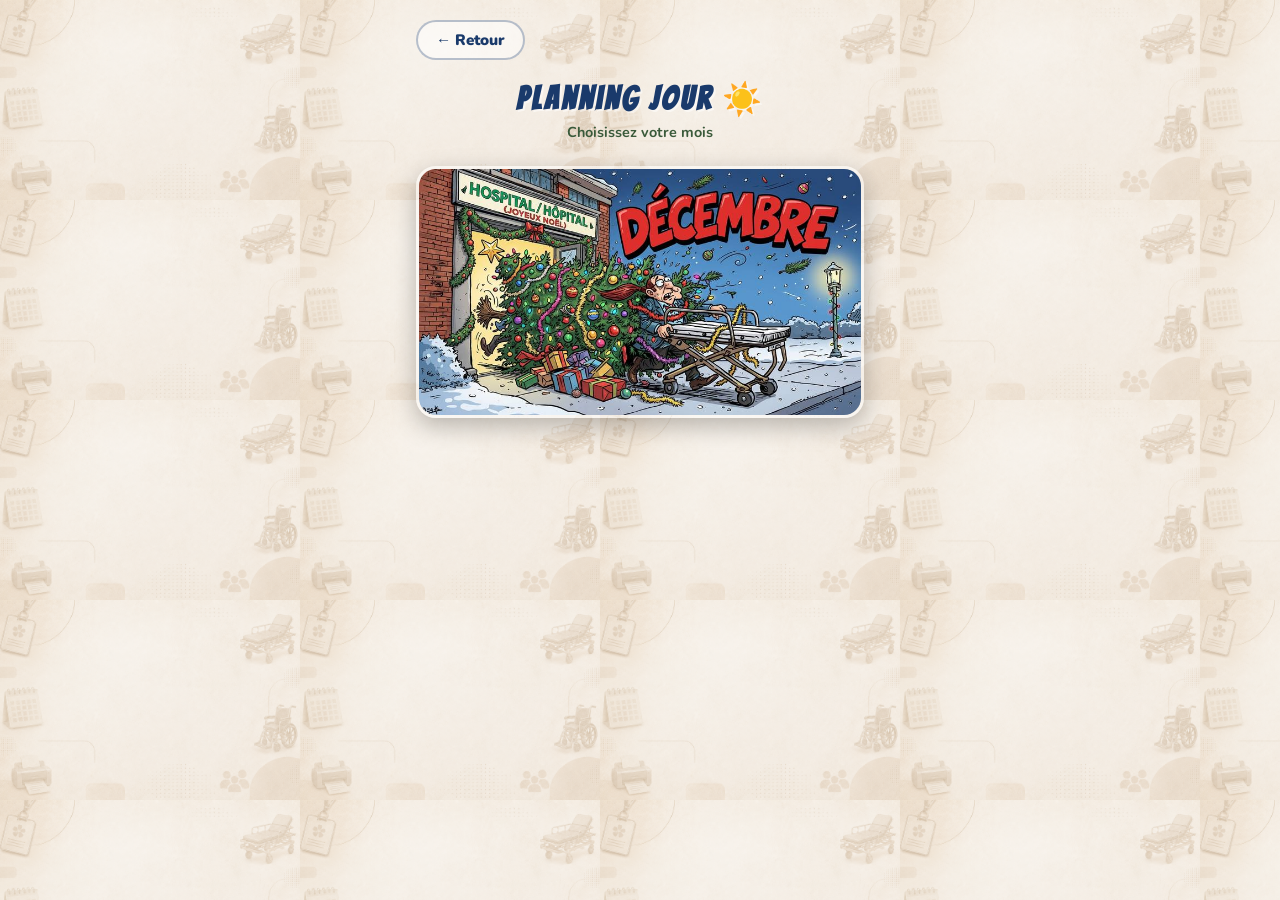
<file: mois.html>
<!DOCTYPE html>
<html lang="fr">
<head>
  <meta charset="UTF-8">
  <meta name="viewport" content="width=device-width, initial-scale=1.0">
  <title>Planning GHE – Choisir le mois</title>
  <link href="https://fonts.googleapis.com/css2?family=Bangers&family=Nunito:wght@700;900&display=swap" rel="stylesheet">
  <style>
    * { margin: 0; padding: 0; box-sizing: border-box; }

    body {
      background-image: url('Image/Fond/Fond.PNG');
      background-size: 300px auto;
      background-repeat: repeat;
      font-family: 'Nunito', sans-serif;
      min-height: 100vh;
      padding: 0;
    }

    .page {
      max-width: 480px;
      margin: 0 auto;
      padding: 20px 16px 40px;
    }

    .btn-retour {
      display: inline-flex;
      align-items: center;
      gap: 8px;
      background: rgba(255,255,255,0.5);
      border: 2px solid rgba(26,58,107,0.3);
      border-radius: 30px;
      padding: 8px 18px;
      color: #1a3a6b;
      font-weight: 900;
      font-size: 0.95rem;
      text-decoration: none;
      margin-bottom: 20px;
    }
    .btn-retour:active { background: rgba(255,255,255,0.8); }

    .titre-page {
      text-align: center;
      margin-bottom: 24px;
    }
    .titre-page h1 {
      font-family: 'Bangers', cursive;
      font-size: 2rem;
      color: #1a3a6b;
      letter-spacing: 3px;
      text-shadow: 2px 2px 0 rgba(255,255,255,0.5);
    }
    .titre-page p {
      font-size: 0.9rem;
      color: #3a5a3a;
      font-weight: 700;
      margin-top: 4px;
    }

    .mois-container {
      display: flex;
      flex-direction: column;
      gap: 20px;
    }

    .carte-mois {
      border-radius: 20px;
      overflow: hidden;
      box-shadow: 0 8px 24px rgba(0,0,0,0.25);
      cursor: pointer;
      text-decoration: none;
      display: block;
      border: 3px solid rgba(255,255,255,0.5);
    }
    .carte-mois:active { transform: scale(0.97); }
    .carte-mois img { width: 100%; height: auto; display: block; }

    .chargement { text-align: center; padding: 40px 20px; color: #1a3a6b; font-size: 1.1rem; font-weight: 700; }
    .erreur { background: rgba(255,220,220,0.8); border-radius: 12px; padding: 20px; text-align: center; color: #8a0000; font-weight: 700; margin: 20px 0; }
  </style>
</head>
<body>
  <div class="page">
    <a href="index.html" class="btn-retour">← Retour</a>
    <div class="titre-page">
      <h1 id="titre-type">Planning</h1>
      <p id="sous-titre">Choisissez votre mois</p>
    </div>
    <div class="mois-container" id="mois-container">
      <div class="chargement">⏳ Chargement...</div>
    </div>
  </div>

  <script>
    // Noms des mois SANS accents = noms des fichiers dans Image/mois/
    const NOMS_MOIS_FICHIER = [
      'Janvier','Fevrier','Mars','Avril','Mai','Juin',
      'Juillet','Aout','Septembre','Octobre','Novembre','Decembre'
    ];

    // Noms affichés avec accents
    const NOMS_MOIS_AFFICHE = [
      'Janvier','Février','Mars','Avril','Mai','Juin',
      'Juillet','Août','Septembre','Octobre','Novembre','Décembre'
    ];

    const TITRES = {
      'jour':         'Planning Jour ☀️',
      'nuit':         'Planning Nuit 🌙',
      'stagiaires':   'Planning Stagiaires 🎓',
      'chefs':        'Planning Chefs d\'équipe 👥',
      'pdf':          'Capture & Imprimer 🖨️',
      'ics':          'Ajouter à mon agenda 📅',
      'collectif-ics':'Import Manuel (.ICS) 📥'
    };

    const params = new URLSearchParams(window.location.search);
    const type = params.get('type') || 'jour';
    document.getElementById('titre-type').textContent = TITRES[type] || 'Planning';

    function getMoisAAfficher() {
      const now = new Date();
      const jour = now.getDate();
      const moisIndex = now.getMonth();
      const annee = now.getFullYear();
      const mois = [{ moisIndex, annee }];
      if (jour >= 20) {
        let m = moisIndex + 1, a = annee;
        if (m > 11) { m = 0; a++; }
        mois.push({ moisIndex: m, annee: a });
      }
      return mois;
    }

    function formatCle(moisIndex, annee) {
      return `${String(moisIndex + 1).padStart(2, '0')}.${annee}`;
    }

    // Image : Image/mois/Juin.jpeg (sans année, sans accent)
    function nomImage(moisIndex) {
      return `Image/mois/${NOMS_MOIS_FICHIER[moisIndex]}.jpeg`;
    }

    async function charger() {
      const container = document.getElementById('mois-container');
      try {
        const response = await fetch('liens-a-modifier.json');
        const liens = await response.json();
        const moisAAfficher = getMoisAAfficher();
        container.innerHTML = '';

        for (const { moisIndex, annee } of moisAAfficher) {
          const cle = formatCle(moisIndex, annee);
          const lien = liens[type] && liens[type][cle];

          if (!lien) {
            container.innerHTML += `<div class="erreur">⚠️ Lien non trouvé pour ${NOMS_MOIS_AFFICHE[moisIndex]} ${annee}</div>`;
            continue;
          }

          const carte = document.createElement('a');
          carte.href = lien;
          carte.target = '_blank';
          carte.className = 'carte-mois';
          carte.innerHTML = `<img src="${nomImage(moisIndex)}" alt="${NOMS_MOIS_AFFICHE[moisIndex]} ${annee}" loading="lazy">`;
          container.appendChild(carte);
        }

      } catch (err) {
        container.innerHTML = `<div class="erreur">❌ Erreur de chargement. Vérifiez votre connexion.</div>`;
        console.error(err);
      }
    }

    charger();
  </script>
</body>
</html>
</file>
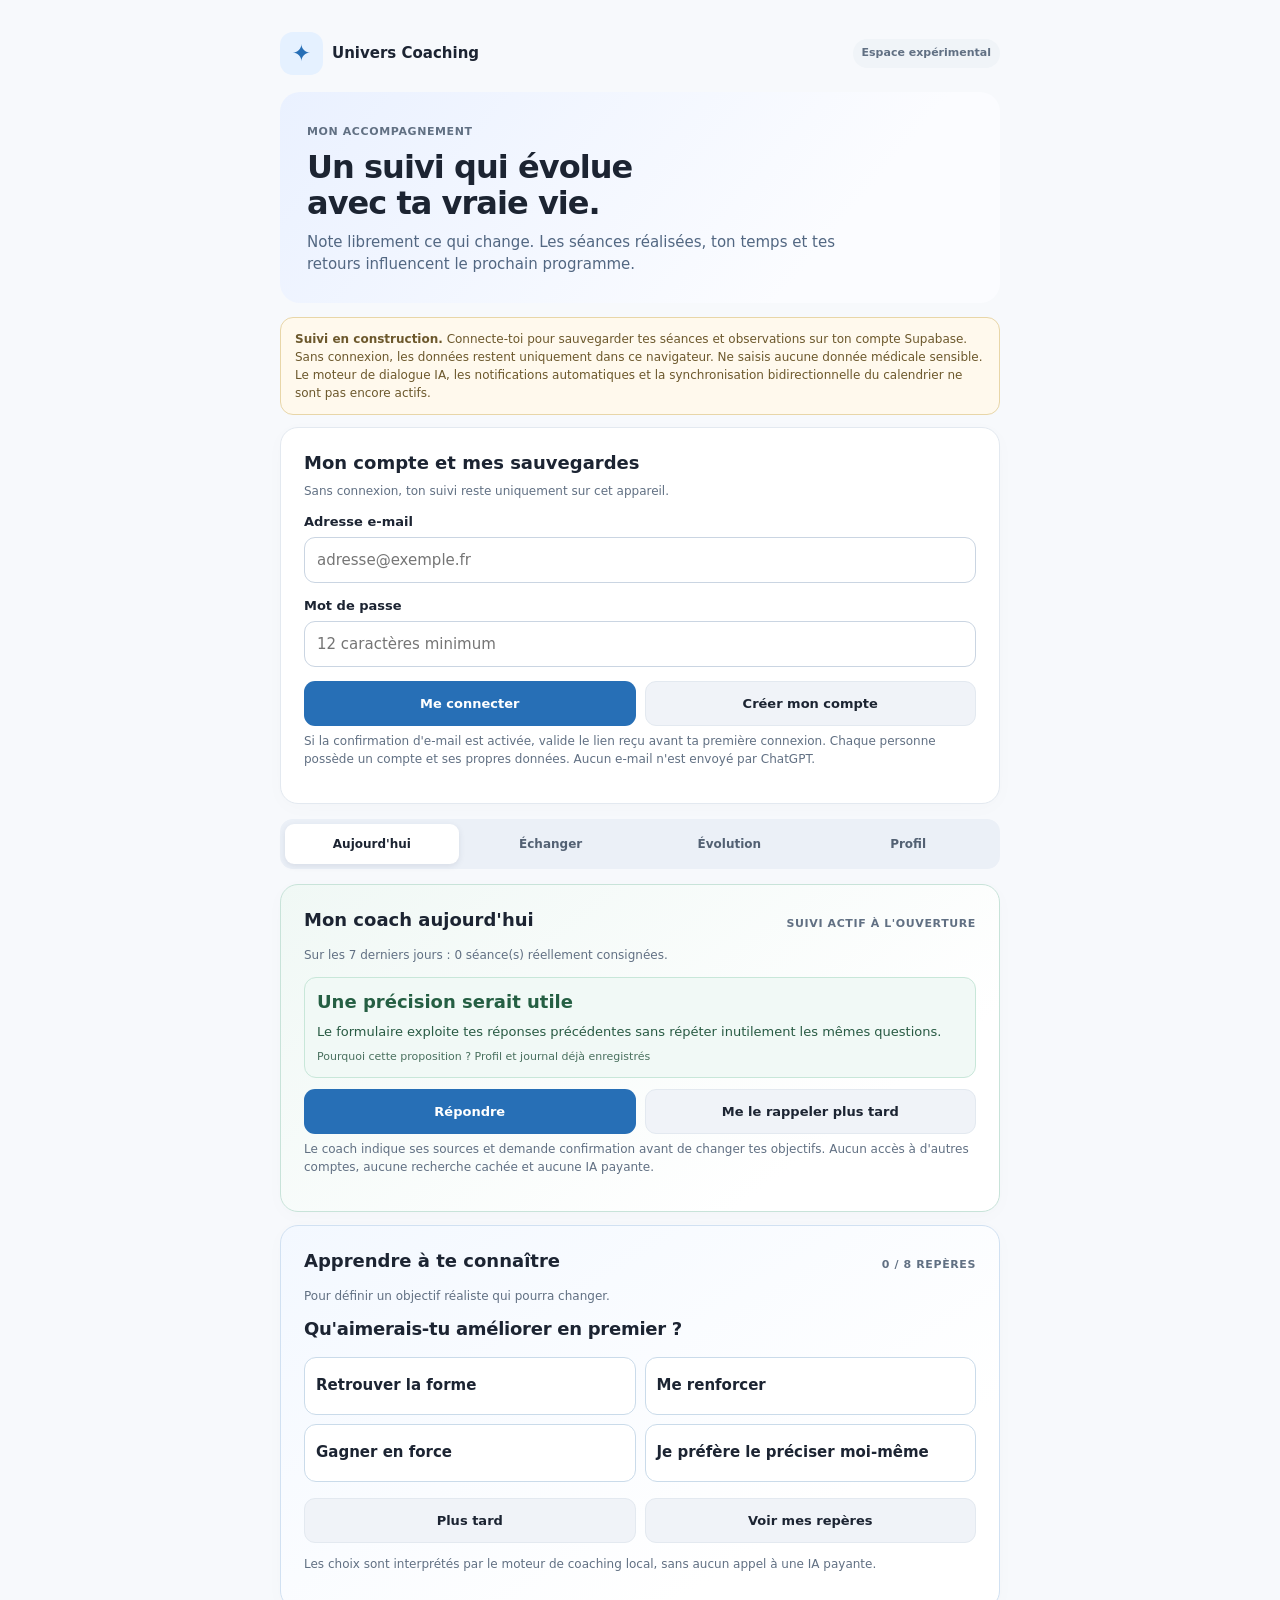
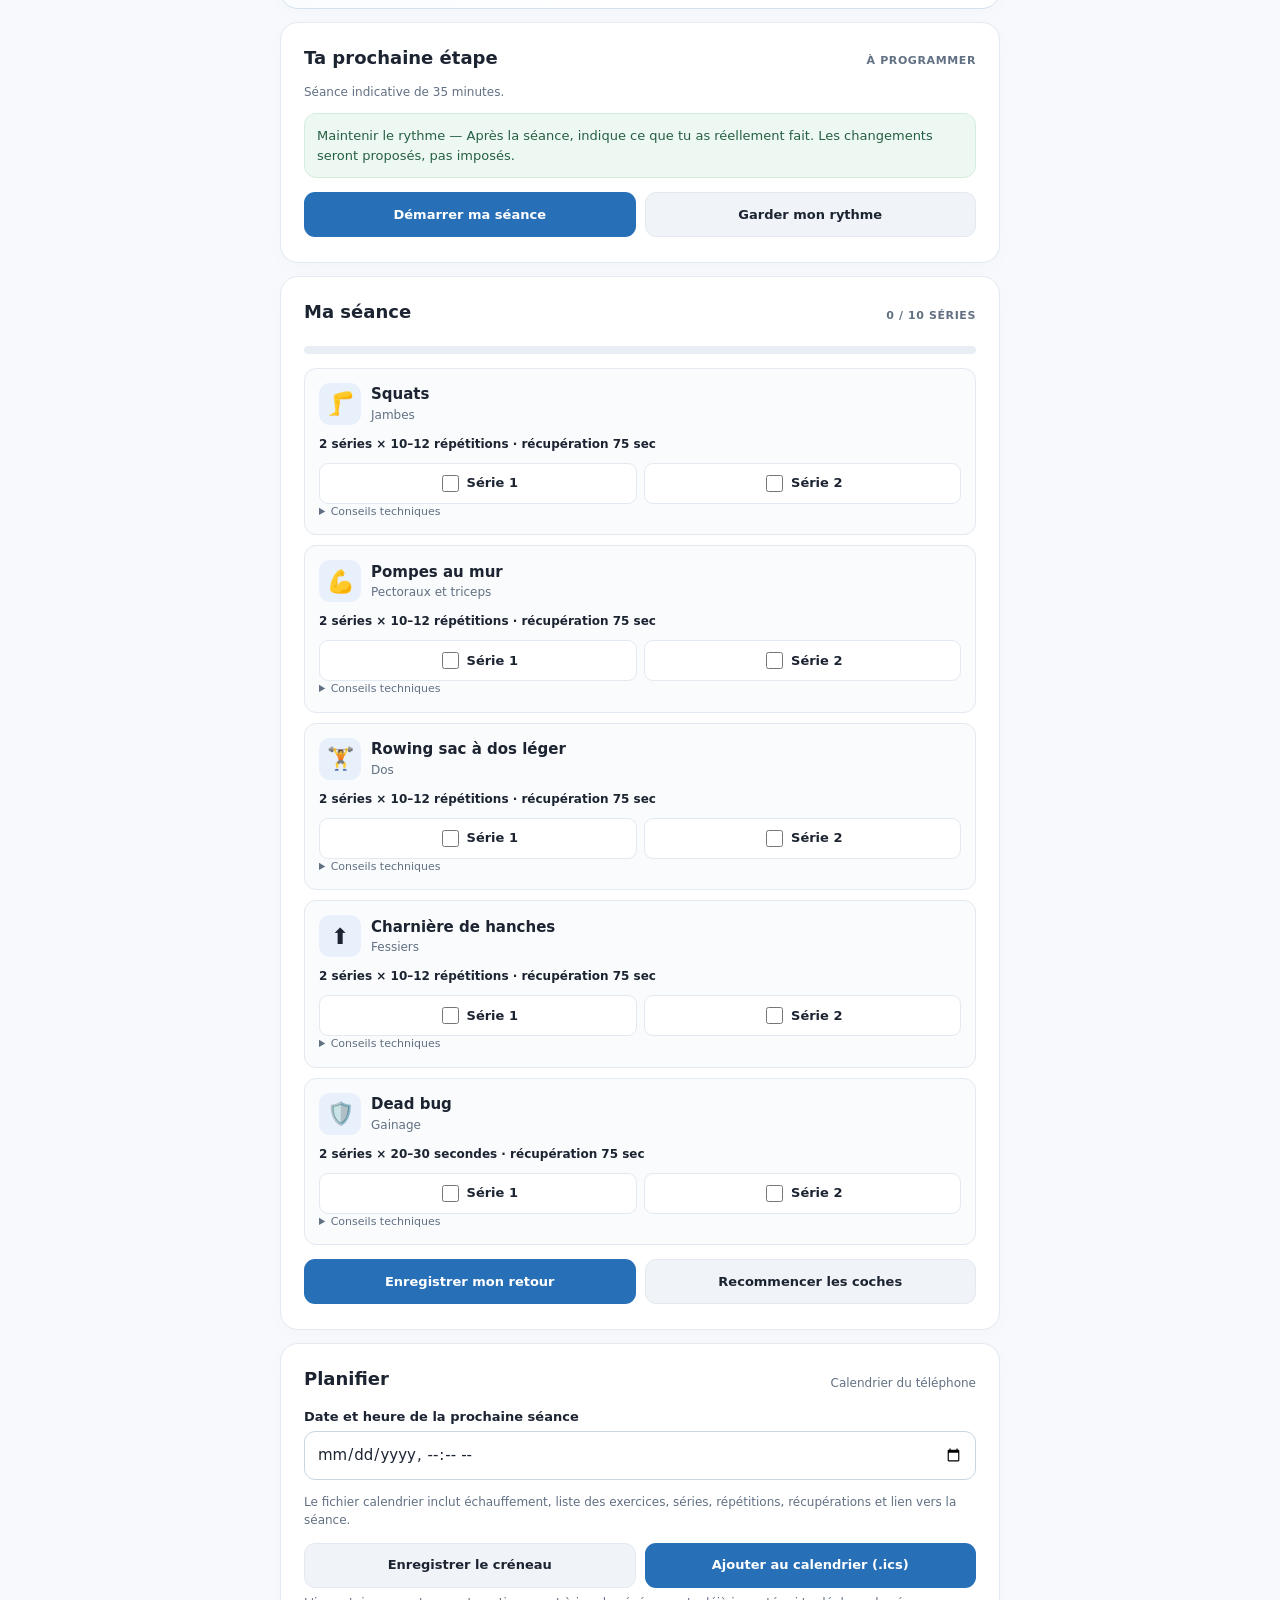
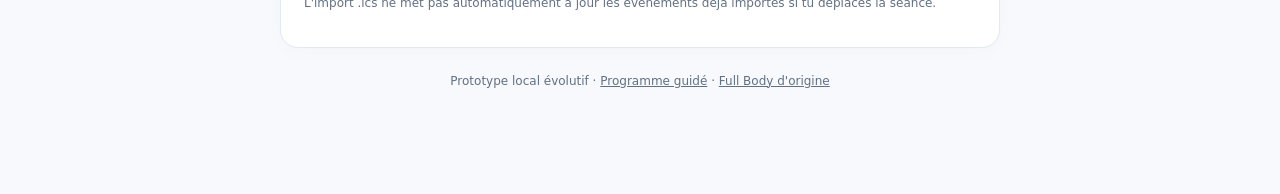
<file: coaching/coach-vivant.html>
<!doctype html>
<html lang="fr">
<head>
<meta charset="utf-8">
<meta name="viewport" content="width=device-width,initial-scale=1,viewport-fit=cover">
<meta name="theme-color" content="#f7f9fc">
<meta name="description" content="Carnet de coaching évolutif : séances, contraintes, ressenti, calendrier et progression.">
<title>Mon accompagnement — Univers Coaching</title>
<link rel="stylesheet" href="./coach-vivant.css">
<script src="./coach-questions.js" defer></script>
<script src="./coach-brain.js" defer></script>
<script src="./coach-vivant.js" defer></script>
</head>
<body>
<main class="wrap">
<header class="top"><a href="./" class="brand"><span class="emblem">✦</span> Univers Coaching</a><span class="chip">Espace expérimental</span></header>
<div class="hero"><span class="eyebrow">Mon accompagnement</span><h1>Un suivi qui évolue<br>avec ta vraie vie.</h1><p>Note librement ce qui change. Les séances réalisées, ton temps et tes retours influencent le prochain programme.</p></div>
<div class="note caution" role="note"><strong>Suivi en construction.</strong> Connecte-toi pour sauvegarder tes séances et observations sur ton compte Supabase. Sans connexion, les données restent uniquement dans ce navigateur. Ne saisis aucune donnée médicale sensible. Le moteur de dialogue IA, les notifications automatiques et la synchronisation bidirectionnelle du calendrier ne sont pas encore actifs.</div>
<section class="card" id="account-card" aria-labelledby="account-title">
<h2 id="account-title">Mon compte et mes sauvegardes</h2>
<p class="muted" id="account-status">Connexion facultative. Sans compte : données sur cet appareil seulement.</p>
<div id="auth-guest">
<label for="auth-email">Adresse e-mail</label><input type="email" autocomplete="email" id="auth-email" class="field" placeholder="adresse@exemple.fr">
<label for="auth-password">Mot de passe</label><input type="password" autocomplete="current-password" id="auth-password" class="field" minlength="12" placeholder="12 caractères minimum">
<div class="actions"><button id="signin" class="primary" type="button">Me connecter</button><button id="signup" class="secondary" type="button">Créer mon compte</button></div>
<p class="muted">Si la confirmation d'e-mail est activée, valide le lien reçu avant ta première connexion. Chaque personne possède un compte et ses propres données. Aucun e-mail n'est envoyé par ChatGPT.</p>
</div>
<div id="auth-user" class="hidden">
<p class="muted" id="signed-email"></p>
<div class="actions"><button id="sync" class="secondary" type="button">Synchroniser</button><button id="signout" class="secondary" type="button">Me déconnecter</button></div><button id="import-legacy" class="secondary wide hidden" type="button">Récupérer mon ancien programme local</button>
<p class="muted">Les données saisies hors connexion ne sont jamais transférées vers un autre compte automatiquement.</p>
</div><p id="sync-status" class="muted" aria-live="polite"></p>
</section>
<nav class="tabs" aria-label="Sections du coaching">
<button type="button" class="tab active" data-tab="today" aria-current="page">Aujourd'hui</button>
<button type="button" class="tab" data-tab="journal">Échanger</button>
<button type="button" class="tab" data-tab="evolution">Évolution</button>
<button type="button" class="tab" data-tab="prefs">Profil</button>
</nav>
<section id="today" class="pane">
<div class="card" id="brain-card" aria-labelledby="brain-heading">
<div class="flex between"><h2 id="brain-heading">Mon coach aujourd'hui</h2><span class="eyebrow" id="brain-status">Suivi actif à l'ouverture</span></div>
<p class="muted" id="brain-summary">Lecture de tes séances et de ton historique.</p>
<div class="suggestion" id="brain-decision" aria-live="polite">
<h3 id="brain-title">Préparation de la prochaine étape</h3>
<p id="brain-explanation"></p>
<p class="muted" id="brain-source"></p>
</div>
<div class="actions"><button type="button" class="primary" id="brain-act">Choisir cette étape</button><button type="button" class="secondary" id="brain-later">Me le rappeler plus tard</button></div>
<div id="brain-followup" class="hidden" aria-live="polite"></div>
<p class="muted">Le coach indique ses sources et demande confirmation avant de changer tes objectifs. Aucun accès à d'autres comptes, aucune recherche cachée et aucune IA payante.</p>
</div>
<div class="card" id="guided-card" aria-labelledby="guided-heading">
<div class="flex between"><h2 id="guided-heading">Apprendre à te connaître</h2><span class="eyebrow" id="guided-progress">Une question à la fois</span></div>
<p class="muted" id="guided-reason">Le coach te pose uniquement la prochaine question utile. Tu peux répondre plus tard ou revoir tes réponses.</p>
<h3 id="guided-question" style="margin:12px 0 6px">Chargement du parcours...</h3>
<div id="guided-choices" class="choices" role="group" aria-labelledby="guided-question"></div>
<div class="actions"><button type="button" class="secondary" id="guided-later">Plus tard</button><button type="button" class="secondary" id="guided-profile">Voir mes repères</button></div>
<p class="muted" id="guided-feedback" role="status" aria-live="polite"></p>
<p class="muted">Les choix sont interprétés par le moteur de coaching local, sans aucun appel à une IA payante.</p>
</div>
<div class="card" id="welcome-card">
<div class="flex between"><h2 id="greeting">Ta prochaine étape</h2><span class="eyebrow" id="session-state">À préparer</span></div>
<p class="muted" id="next-reason">Renseigne tes disponibilités pour commencer.</p>
<div id="recommendation" class="suggestion" aria-live="polite"></div>
<div class="actions"><button id="accept-suggestion" type="button" class="primary">Appliquer cette proposition</button><button id="skip-suggestion" type="button" class="secondary">Garder mon rythme</button></div>
</div>
<div class="card">
<div class="flex between"><h2>Ma séance</h2><span class="eyebrow" id="training-meta">Progression</span></div>
<div class="progress"><div id="training-bar"></div></div>
<div class="grid" id="exercises"></div><div id="session-content" aria-live="polite"></div>
<div class="actions"><button id="complete" class="primary" type="button">Enregistrer mon retour</button><button id="reset-sets" class="secondary" type="button">Recommencer les coches</button></div>
</div>
<div class="card">
<div class="flex between"><h2>Planifier</h2><span class="muted">Calendrier du téléphone</span></div>
<label for="start-date">Date et heure de la prochaine séance</label>
<input type="datetime-local" id="start-date" class="field">
<p class="muted">Le fichier calendrier inclut échauffement, liste des exercices, séries, répétitions, récupérations et lien vers la séance.</p>
<div class="actions"><button type="button" id="save-schedule" class="secondary">Enregistrer le créneau</button><button type="button" id="ics" class="primary">Ajouter au calendrier (.ics)</button></div>
<p class="muted">L'import .ics ne met pas automatiquement à jour les événements déjà importés si tu déplaces la séance.</p>
</div>
</section>
<section id="journal" class="pane hidden">
<div class="card">
<h2>Parle au carnet de coaching</h2>
<p class="muted">Décris librement tes contraintes, ton ressenti, tes disponibilités et tes résultats. Le texte est conservé intégralement. Les adaptations automatiques utilisent seulement les indicateurs explicites et contrôlés ci-dessous : le carnet ne prétend pas comprendre toutes les nuances du langage.</p>
<label for="journal-text">Qu'est-ce qui a changé ou qu'aimerais-tu ajouter ?</label>
<textarea id="journal-text" class="field" rows="4" maxlength="5000" placeholder="Ex. Ma semaine de travail vient de changer. Je peux faire deux séances courtes ; le dernier tirage était assez facile."></textarea>
<div class="flex between"><span class="eyebrow">Repère pour adapter la suite</span><span class="muted">Facultatif</span></div>
<div class="choices" id="signal-choice">
<label><input type="radio" name="signal" value="none" checked>Simple note</label>
<label><input type="radio" name="signal" value="time">Temps limité</label>
<label><input type="radio" name="signal" value="easy">Trop facile</label>
<label><input type="radio" name="signal" value="hard">Trop difficile</label>
<label><input type="radio" name="signal" value="pain">Douleur ou gêne</label>
<label><input type="radio" name="signal" value="missed">Séance manquée</label>
<label><input type="radio" name="signal" value="schedule">Changement de planning</label>
</div>
<button type="button" id="add-note" class="primary wide">Enregistrer dans mon histoire</button>
</div>
<div class="card"><h2>Mon histoire</h2><div id="notes" class="entries"><p class="muted">Aucune observation pour l'instant.</p></div></div>
</section>
<section id="evolution" class="pane hidden">
<div class="card"><h2>Mes séances réellement faites</h2><p class="muted">On distingue le programme proposé de ce qui a été réellement effectué.</p><div id="history" class="entries"></div></div>
<div class="card">
<h2>Suivi physique facultatif</h2><p class="muted">La pesée est un indicateur parmi d'autres. Une mesure isolée ne change pas ton programme et aucune valeur n'est jugée.</p>
<div class="flex"><div class="grow"><label for="weigh-date">Date</label><input class="field" type="date" id="weigh-date"></div><div class="grow"><label for="weight">Poids (kg)</label><input class="field" type="number" id="weight" min="1" max="500" step="0.1" inputmode="decimal" placeholder="Facultatif"></div></div>
<button type="button" id="add-weight" class="secondary wide">Enregistrer la mesure</button>
<div id="weight-history" class="entries"></div>
</div>
</section>
<section id="prefs" class="pane hidden">
<div class="card">
<h2>Mes repères, sans questionnaire figé</h2><p class="muted">Tu peux tout changer au fil du temps, sans recommencer à zéro. Les contraintes libres restent visibles.</p>
<label for="who">Comment t'appeler ?</label><input id="who" class="field" type="text" maxlength="60" placeholder="Prénom facultatif">
<label for="why">Ton objectif, avec tes mots</label><textarea id="why" class="field" rows="3" maxlength="3000" placeholder="Ex. retrouver de l'énergie, progresser sans dépasser mon temps disponible..."></textarea>
<label for="constraints">Contraintes et préférences à conserver telles quelles</label><textarea id="constraints" class="field" rows="4" maxlength="5000" placeholder="Horaires, matériel, récupération, exercices refusés, envies..."></textarea>
<div class="flex"><div class="grow"><label for="equipment">Environnement</label><select id="equipment" class="field"><option value="maison">Maison</option><option value="salle">Salle</option></select></div><div class="grow"><label for="minutes">Durée disponible</label><select id="minutes" class="field"><option value="20">20 min</option><option value="35">35 min</option><option value="50">50 min</option></select></div></div>
<div class="flex"><div class="grow"><label for="weekly">Séances souhaitées / semaine</label><select id="weekly" class="field"><option value="1">1</option><option value="2">2</option><option value="3">3</option><option value="4">4</option></select></div><div class="grow"><label for="focus">Priorité actuelle</label><select id="focus" class="field"><option value="equilibre">Équilibre</option><option value="haut">Haut du corps</option><option value="bas">Bas du corps</option></select></div></div>
<label class="opt-in"><input type="checkbox" id="measurement-reminders"> Me proposer un bilan de pesée facultatif tous les 30 jours lorsque j'ouvre le site</label>
<p class="muted">Désactivé par défaut. Pas de notification envoyée en dehors du site.</p>
<button type="button" id="save-prefs" class="primary wide">Mettre à jour mes repères</button>
</div>
<div class="card"><h2>Garder mon historique</h2><p class="muted">Export complet téléchargeable et import de sauvegarde. Attention : ce n'est pas une synchronisation sécurisée entre comptes.</p><div class="actions"><button type="button" id="backup" class="primary">Exporter ma sauvegarde</button><button type="button" id="import-trigger" class="secondary">Importer une sauvegarde</button></div><input id="import-file" type="file" accept=".json,application/json" class="hidden"><p id="backup-status" class="muted" aria-live="polite"></p></div>
<div class="card"><h2>Confidentialité</h2><p class="muted">Aucun envoi de données ou notification automatique depuis cette page. Le suivi reste local ; les comptes et les rappels proactifs viendront seulement après connexion à un service sécurisé.</p><div class="actions"><button type="button" id="erase" class="danger">Effacer les données locales</button><button type="button" id="erase-cloud" class="danger">Effacer mes données du compte</button></div><p class="muted">La suppression en ligne concerne les informations Coaching de ce compte, pas le compte d’authentification Supabase ni les autres univers. Elle est irréversible.</p></div>
</section>
<footer>Prototype local évolutif · <a href="./programme-personnalise.html">Programme guidé</a> · <a href="./seance-musculation.html">Full Body d'origine</a></footer>
<div id="toast" class="toast hidden" aria-live="polite"></div>
</main>
</body></html>
</file>
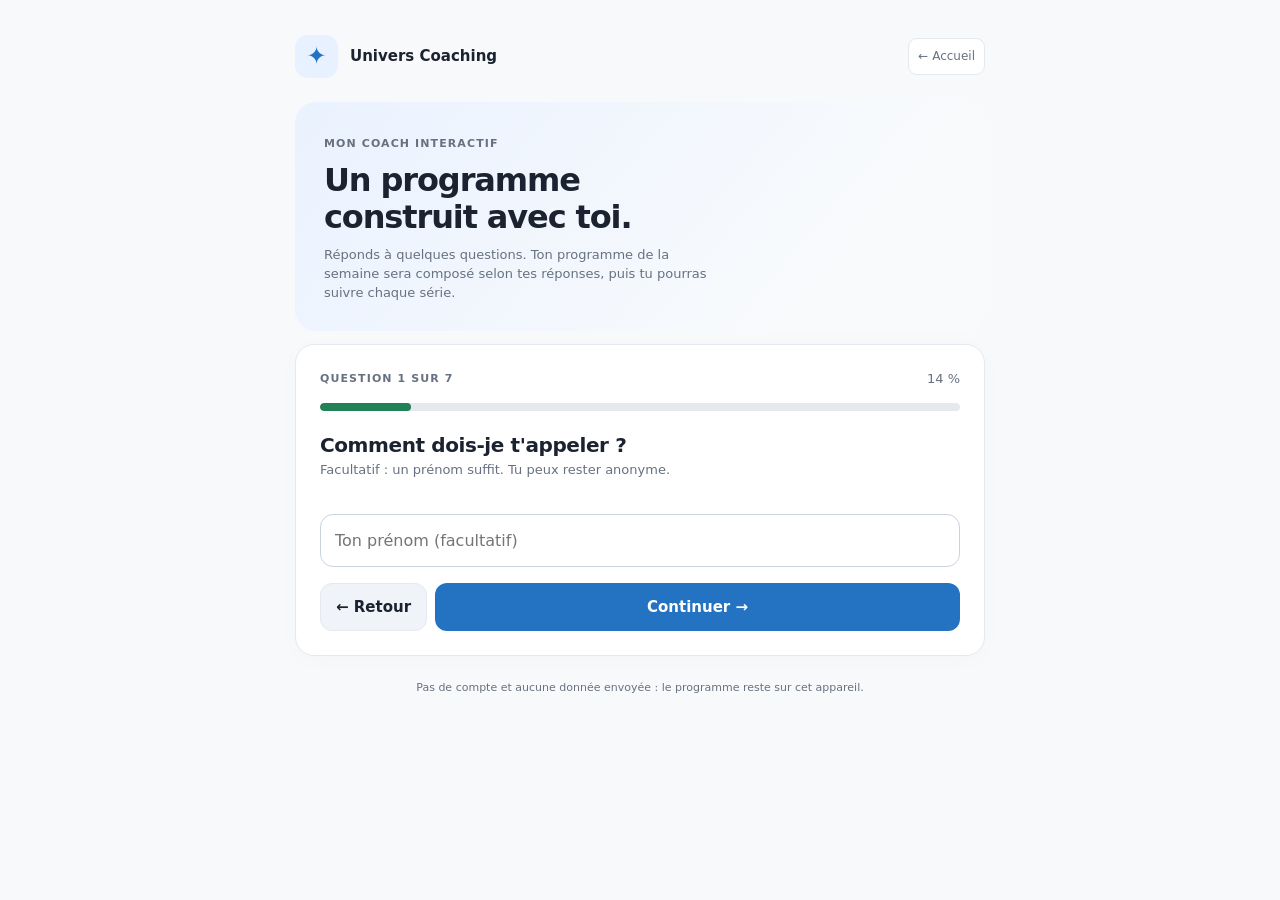
<file: coaching/programme-personnalise.html>
<!doctype html>
<html lang="fr">
<head>
<meta charset="utf-8"><meta name="viewport" content="width=device-width,initial-scale=1,viewport-fit=cover">
<meta name="theme-color" content="#f8f9fb">
<meta name="description" content="Coaching sportif interactif : créer son programme selon son objectif, son rythme et son matériel.">
<title>Mon programme — Univers Coaching</title>
<style>
:root{color-scheme:light;--bg:#f8f9fb;--card:#fff;--ink:#1c2330;--mute:#677181;--line:#e5e9ef;--soft:#f1f4f8;--blue:#2473c2;--green:#238157;--mint:#e5f5ec;--focus:#83baf0}
*{box-sizing:border-box}body{margin:0;background:var(--bg);font:15px/1.48 system-ui,-apple-system,"Segoe UI",Arial,sans-serif;color:var(--ink)}button,input{font:inherit}button{cursor:pointer}button:focus-visible,a:focus-visible,input:focus-visible{outline:3px solid var(--focus);outline-offset:3px}
a{color:inherit;text-decoration:none}main{max-width:720px;margin:auto;padding:18px 15px 80px}.top{display:flex;align-items:center;justify-content:space-between;gap:12px;margin-bottom:24px}.brand{display:flex;gap:12px;align-items:center;font-weight:800;font-size:15px}.brand .emblem{background:#e7f1ff;color:var(--blue);width:43px;height:43px;display:grid;place-items:center;border-radius:13px;font-size:24px}.back{font-size:12px;color:var(--mute);padding:9px;border-radius:9px;border:1px solid var(--line);background:white}
.card{background:var(--card);border:1px solid var(--line);border-radius:19px;padding:19px;margin-top:13px;box-shadow:0 4px 24px #1c283c05}.hero{padding:22px;background:linear-gradient(130deg,#eaf2ff,#f8fafc 76%);border:0;border-radius:21px}.eyebrow{font-size:11px;letter-spacing:.1em;text-transform:uppercase;font-weight:800;color:var(--mute)}h1,h2,h3,p{margin:0}h1{font-size:28px;line-height:1.15;letter-spacing:-.035em;margin:9px 0}h2{font-size:20px;letter-spacing:-.02em}h3{font-size:16px}.muted{color:var(--mute);font-size:13px}.hero p{max-width:47ch}.line{display:flex;align-items:center;justify-content:space-between;gap:12px}.gap{display:grid;gap:12px}.chips{display:flex;gap:7px;flex-wrap:wrap;margin-top:15px}.chip{font-size:12px;padding:8px 10px;background:#f1f4f7;border-radius:9px;font-weight:700}
.progress{height:8px;border-radius:99px;background:#e5e9ef;overflow:hidden;margin:14px 0 20px}.progress>div{height:100%;background:var(--green);border-radius:99px;transition:width .2s}.questions{display:grid;gap:10px;margin-top:18px}.choice{display:block;width:100%;text-align:left;border:1px solid var(--line);background:white;border-radius:14px;padding:15px 16px;color:var(--ink)}.choice strong{display:block;font-size:15px}.choice small{display:block;font-size:12px;margin-top:3px;color:var(--mute)}.choice[aria-pressed="true"]{border-color:#91bfe9;box-shadow:0 0 0 2px #e5f2ff;background:#f6faff}.choice:hover{border-color:#abcce9}.input-name{border-radius:13px;border:1px solid #cbd3df;padding:14px;width:100%;font-size:16px;margin-top:16px}.actions{display:flex;gap:8px;flex-wrap:wrap;margin-top:16px}.primary,.secondary{border:1px solid transparent;padding:12px 15px;border-radius:12px;font-weight:700;min-height:45px}.primary{background:var(--blue);color:white;flex:1}.primary:disabled{opacity:.5;cursor:not-allowed}.secondary{background:#f0f3f8;border-color:var(--line);color:var(--ink)}.navbtn{background:transparent;border:0;padding:10px;color:var(--mute);font-size:12px;font-weight:700}.stats{display:flex;flex-wrap:wrap;gap:8px;margin:14px 0}.stat{background:#f2f5f8;padding:9px 11px;border-radius:9px;font-size:12px;font-weight:700}
.week{display:grid;gap:9px;margin-top:12px}.day{border-radius:13px;display:flex;align-items:center;text-align:left;gap:12px;width:100%;padding:12px;background:#f5f7fa;border:1px solid var(--line);color:var(--ink)}.day .num{width:33px;height:33px;display:grid;place-items:center;border-radius:10px;background:white;font-size:12px;font-weight:800;flex:none}.day .label{flex:1;min-width:0}.day strong{display:block}.day small{display:block;color:var(--mute)}.day[aria-pressed="true"]{background:#eaf4ff;border-color:#b5d5f6}.day .checkmark{color:var(--green);font-weight:800}
.exercise{display:grid;gap:12px}.exercise-head{display:flex;align-items:center;gap:12px}.ico{width:49px;height:49px;background:#eff3f9;color:#397ab7;border-radius:12px;display:grid;place-items:center;font-size:23px;flex:none}.exercise-head div:nth-child(2){flex:1;min-width:0}.tag{color:var(--mute);font-size:11px;font-weight:750;letter-spacing:.045em}.details{display:flex;justify-content:space-between;gap:12px;align-items:center;font-size:13px}.details>span{color:var(--mute)}
.sets{display:grid;grid-template-columns:repeat(3,minmax(0,1fr));gap:8px}.set{display:flex;align-items:center;background:#f2f4f7;border-radius:10px;padding:10px 8px;gap:7px;min-width:0;font-size:12px;font-weight:650}.set input,.single input{accent-color:var(--green);width:19px;height:19px;flex:none;margin:0}.set span{white-space:nowrap}.toggle{border:0;background:transparent;color:#53708e;font-weight:750;font-size:12px;padding:9px 0;text-align:center;width:100%}.instructions{padding:12px;border-radius:10px;background:#f1f4f7;color:#4c5c70;font-size:13px}.row-check{display:flex;align-items:center;gap:13px}.row-check>div{flex:1}.single{display:flex;align-items:center;gap:7px}
.small{font-size:12px;color:var(--mute)}.alert{background:#fff8e9;border:1px solid #f2dba4;color:#664c16;border-radius:12px;padding:13px;font-size:12px}.well{padding:13px;border:1px solid #ccebd8;border-radius:12px;background:#f2fcf6;color:#256342;font-size:13px}
.pills{display:flex;gap:8px;align-items:center;justify-content:space-between;flex-wrap:wrap}.soft-link{color:var(--blue);font-size:12px;font-weight:700;text-decoration:underline}.hidden{display:none!important}.footer{font-size:11px;color:var(--mute);text-align:center;margin-top:24px}.empty{color:var(--mute);font-size:13px}
@media(min-width:600px){main{padding-top:35px}.card{padding:24px}.hero{padding:29px}h1{font-size:32px}.sets{grid-template-columns:repeat(4,minmax(0,1fr))}}
@media(prefers-reduced-motion:reduce){*{scroll-behavior:auto!important;transition:none!important}}
</style>
</head>
<body>
<main>
<header class="top"><a class="brand" href="./"><span class="emblem" aria-hidden="true">✦</span><span>Univers Coaching</span></a><a class="back" href="./">← Accueil</a></header>
<section id="onboarding">
 <div class="hero"><span class="eyebrow">Mon coach interactif</span><h1>Un programme<br>construit avec toi.</h1><p class="muted">Réponds à quelques questions. Ton programme de la semaine sera composé selon tes réponses, puis tu pourras suivre chaque série.</p></div>
 <div class="card" aria-labelledby="qtitle">
   <div class="line"><span class="eyebrow" id="step-label">Question 1 sur 7</span><span class="muted" id="step-percent">14 %</span></div>
   <div class="progress" aria-hidden="true"><div id="wizard-progress"></div></div>
   <h2 id="qtitle"></h2><p class="muted" id="qdesc"></p>
   <div id="answer" class="questions"></div><div class="actions"><button id="prev" type="button" class="secondary">← Retour</button><button id="continue" class="primary" type="button">Continuer →</button></div>
 </div>
 <p class="footer">Pas de compte et aucune donnée envoyée : le programme reste sur cet appareil.</p>
</section>
<section id="dashboard" class="hidden">
  <div class="hero"><span class="eyebrow">Ton programme personnalisé</span><h1 id="hello">Ton programme</h1><p class="muted" id="summary"></p><div class="stats" id="stats"></div><button id="edit" class="secondary" type="button">Modifier mes réponses</button></div>
  <div class="card"><div class="line"><h2>Ma semaine</h2><span class="muted" id="week-info"></span></div><div class="week" id="day-picker"></div></div>
  <div class="line" style="margin:24px 3px 0"><h2 id="session-title">Ma séance</h2><span id="day-count" class="muted"></span></div>
  <div class="progress" aria-label="Progression de la séance" role="progressbar" aria-valuemin="0" aria-valuemax="100" aria-valuenow="0" id="session-progress"><div id="session-fill"></div></div>
  <div id="session-content" class="gap"></div>
  <div class="card gap" id="session-end"><button class="primary" id="finish" type="button">Terminer cette séance ✓</button><button class="secondary" id="repeat" type="button">Recommencer cette séance</button></div>
  <div class="card"><div class="line"><h2>Mon historique</h2><span class="tag">Sur cet appareil</span></div><div id="history" class="small" style="margin-top:10px"></div></div>
  <div class="alert" style="margin-top:14px">Programme indicatif de remise en forme, sans diagnostic médical. Évite les mouvements douloureux. Si une blessure, une maladie ou une limitation rend l'effort incertain, demande un avis professionnel adapté avant de suivre ce programme. Commence avec une charge légère permettant une technique maîtrisée.</div>
  <p class="footer">La personnalisation est calculée sur cette page, sans intelligence artificielle externe ni envoi de données.</p>
</section>
</main>
<script>
(function(){
"use strict";
const STORE="univers-coaching-profil-v1";
const questions=[
 {key:"name",title:"Comment dois-je t'appeler ?",desc:"Facultatif : un prénom suffit. Tu peux rester anonyme.",type:"text"},
 {key:"goal",title:"Quel est ton objectif principal ?",desc:"Ton objectif détermine les répétitions et l'organisation des séances.",type:"choice",options:[["forme","Bouger et me remettre en forme","Reprendre progressivement une activité régulière"],["muscle","Développer mes muscles","Progresser sur les mouvements de renforcement"],["force","Gagner en force","Travailler avec un peu plus de récupération"]]},
 {key:"level",title:"Où en es-tu aujourd'hui ?",desc:"On adapte le nombre de séries, sans forcer la progression.",type:"choice",options:[["debutant","Débutant ou reprise","Deux séries par exercice, intensité modérée"],["habitue","Déjà habitué","Trois séries et davantage de variations"]]},
 {key:"place",title:"Tu t'entraînes où ?",desc:"Les exercices proposés dépendent du matériel.",type:"choice",options:[["maison","À la maison","Poids du corps et objets du quotidien"],["salle","À la salle","Machines et matériel courant"]]},
 {key:"duration",title:"Combien de temps as-tu par séance ?",desc:"On adapte le nombre d'exercices, échauffement compris.",type:"choice",options:[[20,"20 minutes","Séance courte"],[35,"35 minutes","Bon équilibre"],[50,"50 minutes","Séance plus complète"]]},
 {key:"days",title:"Combien de séances par semaine ?",desc:"Tu pourras les répartir sur des jours non consécutifs quand c'est possible.",type:"choice",options:[[2,"2 séances","Simple à tenir"],[3,"3 séances","Rythme régulier"],[4,"4 séances","Programme haut/bas du corps"]]},
 {key:"focus",title:"Une priorité particulière ?",desc:"On ajuste l'ordre des mouvements sans négliger le reste du corps.",type:"choice",options:[["equilibre","Tout le corps","Développement équilibré"],["haut","Haut du corps","Pectoraux, dos et épaules"],["bas","Bas du corps","Cuisses et fessiers"]]}
];
const catalogue={
 maison:{
  jambes:[["Squat vers une chaise","Cuisses","🦵","Reculer les hanches vers une chaise stable, garder les pieds au sol et remonter sans élan."],["Squat libre","Cuisses","🦵","Pieds à largeur d'épaules, descendre dans une amplitude confortable puis remonter en contrôle."],["Fente arrière assistée","Cuisses et équilibre","🦵","Se tenir à un support stable et reculer un pied en gardant le buste droit."]],
  hanches:[["Pont fessier","Fessiers","⬆️","Dos au sol et genoux pliés : relever le bassin sans exagérer la cambrure."],["Soulevé de bassin au canapé","Fessiers","⬆️","Dos appuyé sur un support stable, pousser dans les talons et monter les hanches sans douleur."],["Charnière de hanches avec sac léger","Chaîne postérieure","⬆️","Fléchir les hanches avec le dos neutre, tenir un sac fermé et léger près du corps."]],
  poussee:[["Pompes contre un mur","Pectoraux / triceps","💪","Mains au mur, corps gainé : fléchir les coudes et pousser sans à-coup."],["Pompes inclinées","Pectoraux / triceps","💪","Mains sur un support réellement stable, aligner le corps et descendre lentement."],["Pompes sur genoux","Pectoraux / triceps","💪","Garder le ventre engagé et descendre avec contrôle, sans creuser le dos."]],
  tirage:[["Rowing avec sac léger","Dos / biceps","🏋️","Sac fermé en main, buste légèrement penché et dos neutre, tirer vers le ventre."],["Rowing un bras avec sac","Dos / biceps","🏋️","Se stabiliser avec l'autre main et ramener le sac vers la hanche sans tordre le dos."],["Rowing avec deux bouteilles","Dos / biceps","🏋️","Buste penché, coudes près du corps : tirer les bouteilles vers les hanches."]],
  epaules:[["Élévations latérales légères","Épaules","↗️","Lever deux bouteilles légères sans hausser les épaules, puis redescendre doucement."],["Développé épaules avec bouteilles","Épaules","↗️","Pousser des bouteilles légères vers le haut dans une amplitude confortable."],["Élévations frontales légères","Épaules","↗️","Monter lentement les bras devant soi jusqu'à une amplitude confortable."]],
  centre:[["Dead bug","Gainage","🛡️","Dos au sol, garder le tronc stable et étendre alternativement bras et jambe opposée."],["Gainage sur genoux","Gainage","🛡️","Sur les avant-bras et les genoux, aligner épaules, hanches et genoux, respirer."],["Bird dog","Gainage","🛡️","À quatre pattes, étendre bras et jambe opposés en gardant le bassin stable."]],
  unilateral:[["Fente arrière assistée","Cuisses","🦵","Utiliser un appui stable, reculer une jambe et se relever lentement."],["Montée sur marche basse","Jambes","🦵","Monter sur une marche stable de faible hauteur, contrôler la descente."],["Squat pieds décalés","Jambes","🦵","Décaler légèrement un pied, fléchir avec maîtrise, changer de côté."]],
  bras:[["Flexion biceps avec bouteilles","Biceps","💪","Coudes proches du buste, plier les bras lentement avec des bouteilles légères."],["Extension triceps avec bouteille","Triceps","💪","Tenir une bouteille légère, tendre les coudes sans forcer les épaules."],["Curl marteau avec bouteilles","Biceps","💪","Paumes vers l'intérieur, remonter puis redescendre lentement."]]
 },
 salle:{
  jambes:[["Presse à cuisses","Cuisses","🦵","Régler le siège et conserver les pieds à plat. Descendre dans une amplitude confortable."],["Squat guidé léger","Cuisses","🦵","Commencer sans charge lourde, fléchir les hanches et les genoux avec contrôle."],["Extension des jambes","Quadriceps","🦵","Ajuster l'axe de la machine aux genoux, lever et redescendre lentement."]],
  hanches:[["Leg curl assis","Ischio-jambiers","⬆️","Régler le siège, fléchir les genoux sans à-coup puis revenir lentement."],["Hip thrust guidé","Fessiers","⬆️","Pousser dans les pieds et relever le bassin sans cambrure excessive."],["Pont fessier au sol","Fessiers","⬆️","Monter les hanches en contractant les fessiers et garder le tronc stable."]],
  poussee:[["Développé poitrine guidé","Pectoraux / triceps","💪","Ajuster la hauteur du siège, pousser les poignées sans verrouillage brusque."],["Développé poitrine avec haltères légers","Pectoraux","💪","Sur un banc stable, descendre lentement les haltères dans une amplitude confortable."],["Pompes inclinées","Pectoraux","💪","Appuyer les mains sur un support fixé et stable et plier les coudes."]],
  tirage:[["Tirage horizontal","Dos / biceps","🏋️","Épaules basses, tirer les poignées vers l'abdomen sans balancer le buste."],["Tirage vertical","Dos / biceps","🏋️","Ramener la barre devant soi vers le haut de poitrine avec les épaules basses."],["Rowing haltère un bras","Dos","🏋️","S'appuyer sur un banc stable et tirer l'haltère vers la hanche."]],
  epaules:[["Développé épaules guidé","Épaules","↗️","Ajuster le siège, pousser les poignées dans une amplitude confortable."],["Élévations latérales légères","Épaules","↗️","Monter les bras jusqu'à une amplitude confortable sans haussement d'épaules."],["Reverse pec deck léger","Arrière d'épaules","↗️","Régler les poignées et ouvrir les bras avec contrôle."]],
  centre:[["Gainage sur tapis","Gainage","🛡️","Maintenir l'alignement du corps en respirant. Poser les genoux si besoin."],["Dead bug sur tapis","Gainage","🛡️","Garder le tronc stable et alterner l'extension des membres opposés."],["Pallof press léger","Gainage","🛡️","À la poulie légère, pousser les mains devant soi en résistant à la rotation."]],
  unilateral:[["Step-up sur marche basse","Jambes","🦵","Monter puis redescendre d'une marche stable et basse en contrôlant le mouvement."],["Fentes avec appui","Jambes","🦵","S'aider d'un support stable, avancer et descendre dans une amplitude confortable."],["Presse à cuisses légère","Cuisses","🦵","Utiliser une charge maîtrisable et une amplitude adaptée."]],
  bras:[["Curl biceps à la poulie","Biceps","💪","Garder les coudes au corps et tirer sans balancer le buste."],["Extension triceps à la poulie","Triceps","💪","Épaules basses, tendre les bras en stabilisant les coudes."],["Curl haltères légers","Biceps","💪","Lever et redescendre les haltères sans élan."]]
 }
};
const templates={
 2:[["Full Body A",["jambes","poussee","tirage","hanches","centre","epaules"]],["Full Body B",["hanches","tirage","poussee","unilateral","centre","bras"]]],
 3:[["Full Body A",["jambes","poussee","tirage","hanches","centre","epaules"]],["Full Body B",["hanches","tirage","epaules","unilateral","centre","bras"]],["Full Body C",["unilateral","poussee","tirage","jambes","centre","bras"]]],
 4:[["Haut du corps A",["poussee","tirage","epaules","bras","centre","tirage"]],["Bas du corps A",["jambes","hanches","unilateral","centre","jambes","hanches"]],["Haut du corps B",["tirage","poussee","bras","epaules","centre","poussee"]],["Bas du corps B",["hanches","jambes","unilateral","centre","hanches","jambes"]]]
};
const $=id=>document.getElementById(id);
const escape=s=>String(s).replace(/[&<>"']/g,c=>({"&":"&amp;","<":"&lt;",">":"&gt;",'"':"&quot;","'":"&#39;"}[c]));
const defaults={name:"",goal:"forme",level:"debutant",place:"maison",duration:35,days:3,focus:"equilibre"};
let state={profile:null,answers:{...defaults},active:0,done:{},swaps:{},history:[]},step=0;
try{const raw=JSON.parse(localStorage.getItem(STORE)||"null");if(raw&&raw.profile&&Number.isInteger(raw.profile.days)&&[2,3,4].includes(raw.profile.days)&&["salle","maison"].includes(raw.profile.place)){state={...state,...raw,answers:{...defaults,...raw.profile},done:raw.done||{},swaps:raw.swaps||{},history:Array.isArray(raw.history)?raw.history.slice(0,50):[]};}}catch(err){}
function save(){try{localStorage.setItem(STORE,JSON.stringify(state))}catch(err){}}
function pickOption(index){const q=questions[step];state.answers[q.key]=q.options[index][0];renderQuestion();}
function renderQuestion(){
 const q=questions[step];$("onboarding").classList.remove("hidden");$("dashboard").classList.add("hidden");
 $("step-label").textContent="Question "+(step+1)+" sur "+questions.length;$("step-percent").textContent=Math.round((step+1)/questions.length*100)+" %";$("wizard-progress").style.width=((step+1)/questions.length*100)+"%";$("qtitle").textContent=q.title;$("qdesc").textContent=q.desc;$("prev").disabled=step===0;
 const wrap=$("answer");wrap.replaceChildren();
 if(q.type==="text"){const inp=document.createElement("input");inp.type="text";inp.maxLength=32;inp.autocomplete="given-name";inp.className="input-name";inp.placeholder="Ton prénom (facultatif)";inp.value=state.answers.name||"";inp.addEventListener("input",()=>state.answers.name=inp.value);inp.addEventListener("keydown",e=>{if(e.key==="Enter"){e.preventDefault();next();}});wrap.append(inp);}
 else q.options.forEach((option,i)=>{const btn=document.createElement("button");btn.type="button";btn.className="choice";btn.setAttribute("aria-pressed",String(state.answers[q.key]===option[0]));const strong=document.createElement("strong"),small=document.createElement("small");strong.textContent=option[1];small.textContent=option[2];btn.append(strong,small);btn.addEventListener("click",()=>pickOption(i));wrap.append(btn);});
 $("continue").textContent=step===questions.length-1?"Créer mon programme ✓":"Continuer →";
}
function next(){if(step<questions.length-1){step++;renderQuestion();}else{if(state.profile&&!confirm("Modifier ton programme réinitialisera les coches en cours. Conserver l'historique ?"))return;state.profile={...defaults,...state.answers,name:String(state.answers.name||"").trim().slice(0,32)};state.done={};state.swaps={};state.active=0;save();renderDashboard();}}
function getTemplates(){const p=state.profile;const arr=templates[p.days].map((row,idx)=>({title:row[0],patterns:row[1].slice(0,p.duration===20?4:p.duration===35?5:6),index:idx}));if(p.focus!=="equilibre"){const wanted=p.focus==="haut"?["poussee","tirage","epaules","bras"]:["jambes","hanches","unilateral"];arr.forEach(s=>s.patterns.sort((a,b)=>Number(wanted.includes(b))-Number(wanted.includes(a))));}return arr;}
function movement(pattern,day,slot){const p=state.profile,choices=catalogue[p.place][pattern]||catalogue[p.place].centre;const key=day+"-"+slot;const offset=Number.isInteger(state.swaps[key])?state.swaps[key]:((day+slot+p.days)%choices.length);return {id:key,pattern,list:choices,pick:offset%choices.length,info:choices[offset%choices.length]};}
function repetitions(pattern){const p=state.profile;if(pattern==="centre")return "20–30 secondes";if(p.goal==="force")return "6–10 répétitions";if(p.goal==="muscle")return "8–12 répétitions";return "10–15 répétitions";}
function seriesCount(){const p=state.profile;return p.duration===20?2:p.level==="debutant"?2:3;}
function sessionKeys(i){const s=getTemplates()[i],set=seriesCount();return ["w"+i,"c"+i,...s.patterns.flatMap((_,j)=>Array.from({length:set},(_,k)=>"d"+i+"-s"+j+"-"+k))];}
function progress(i){const keys=sessionKeys(i),done=keys.filter(k=>!!state.done[k]).length;return {done,total:keys.length,ratio:Math.round(100*done/keys.length)};}
function tallyHistory(){return state.history.length;}
function create(tag,cls,text){const el=document.createElement(tag);if(cls)el.className=cls;if(text!==undefined)el.textContent=text;return el;}
function checkRow(key,label,desc){const c=create("article","card"),row=create("div","row-check"),icon=create("span","ico",key.startsWith("w")?"🔥":"♡"),body=create("div");const title=create("h3","",label),small=create("p","muted",desc),checkboxLabel=create("label","single"),checkbox=create("input");checkbox.type="checkbox";checkbox.checked=!!state.done[key];checkbox.setAttribute("aria-label",label+" effectué");checkbox.addEventListener("change",()=>{state.done[key]=checkbox.checked;save();updateCurrentProgress();});checkboxLabel.append(checkbox);body.append(title,small);row.append(icon,body,checkboxLabel);c.append(row);return c;}
function renderDashboard(){
 const p=state.profile;if(!p){renderQuestion();return;}
 $("onboarding").classList.add("hidden");$("dashboard").classList.remove("hidden");
 $("hello").textContent=p.name?"Ton programme, "+p.name:"Ton programme, à ton rythme";
 $("summary").textContent="Un plan de "+p.days+" séances par semaine, construit selon tes réponses. Tu peux changer les exercices et cocher tes séries à ton rythme.";
 const labs={forme:"Remise en forme",muscle:"Développement musculaire",force:"Force",maison:"Maison",salle:"Salle"};$("stats").innerHTML="<span class='stat'>"+labs[p.goal]+"</span><span class='stat'>"+labs[p.place]+"</span><span class='stat'>"+escape(p.duration)+" min</span><span class='stat'>"+escape(p.days)+" séances</span>";
 $("week-info").textContent=p.days+" séances / semaine";
 const days=getTemplates(),list=$("day-picker");list.replaceChildren();
 days.forEach((d,i)=>{const progressDay=progress(i),button=create("button","day");button.type="button";button.setAttribute("aria-pressed",String(i===state.active));const num=create("span","num",String(i+1)),lbl=create("span","label"),name=create("strong","",d.title),desc=create("small","",d.patterns.length+" exercices · "+progressDay.done+"/"+progressDay.total+" étapes"),indicator=create("span","checkmark",state.history.some(h=>h.day===i)?"✓":"→");lbl.append(name,desc);button.append(num,lbl,indicator);button.addEventListener("click",()=>{state.active=i;save();renderDashboard();});list.append(button);});
 $("session-title").textContent=days[state.active].title;
 renderSession();renderHistory();
}
function renderSession(){
 const day=state.active,d=getTemplates()[day],p=state.profile,root=$("session-content");root.replaceChildren();
 root.append(checkRow("w"+day,"Échauffement — 5 minutes","Marche active et mobilisation douce des articulations."));
 d.patterns.forEach((pattern,j)=>{
  const data=movement(pattern,day,j),card=create("article","card exercise"),head=create("div","exercise-head"),ico=create("span","ico",data.info[2]),copy=create("div");copy.append(create("p","tag","EXERCICE "+(j+1)+" · "+data.info[1]),create("h3","",data.info[0]));
  const ok=Array.from({length:seriesCount()},(_,k)=>!!state.done["d"+day+"-s"+j+"-"+k]).every(Boolean);head.append(ico,copy,create("span","checkmark",ok?"✓":""));
  const details=create("div","details");details.append(create("strong","",repetitions(pattern)),create("span","",seriesCount()+" séries · "+(p.goal==="force"?"90–120":"60–90")+" sec"));
  const sets=create("div","sets");
  for(let k=0;k<seriesCount();k++){const key="d"+day+"-s"+j+"-"+k,label=create("label","set"),input=create("input"),span=create("span","","Série "+(k+1));input.type="checkbox";input.checked=!!state.done[key];input.setAttribute("aria-label",data.info[0]+" série "+(k+1));input.addEventListener("change",()=>{state.done[key]=input.checked;save();updateCurrentProgress();});label.append(input,span);sets.append(label);}
  const instructions=create("p","instructions",data.info[3]),tog=create("button","toggle","Voir comment faire ↓");tog.type="button";instructions.hidden=true;tog.addEventListener("click",()=>{instructions.hidden=!instructions.hidden;tog.textContent=instructions.hidden?"Voir comment faire ↓":"Masquer les conseils ↑";});
  const swap=create("button","toggle","Changer cet exercice ↻");swap.type="button";swap.addEventListener("click",()=>{state.swaps[data.id]=(data.pick+1)%data.list.length;for(let k=0;k<seriesCount();k++)delete state.done["d"+day+"-s"+j+"-"+k];save();renderDashboard();});
  card.append(head,details,sets,tog,instructions,swap);root.append(card);
 });
 root.append(checkRow("c"+day,"Retour au calme — 3 minutes","Marche lente, respiration et mobilité confortable."));
 updateCurrentProgress();
}
function updateCurrentProgress(){
 const pr=progress(state.active);$("day-count").textContent=pr.done+" / "+pr.total+" étapes";$("session-fill").style.width=pr.ratio+"%";$("session-progress").setAttribute("aria-valuenow",pr.ratio);
 $("finish").disabled=pr.done!==pr.total;$("finish").textContent=pr.done===pr.total?"Enregistrer la séance terminée ✓":"Coche toutes les étapes ("+pr.done+"/"+pr.total+")";
 if(pr.done===pr.total&&!state.history.some(x=>x.day===state.active&&x.signature===signature()&&x.stamp===new Date().toLocaleDateString("fr-FR"))){$("finish").disabled=false;}
 else if(state.history.some(x=>x.day===state.active&&x.signature===signature()&&x.stamp===new Date().toLocaleDateString("fr-FR"))){$("finish").disabled=true;$("finish").textContent="Séance enregistrée aujourd'hui ✓";}
}
function signature(){const p=state.profile;return [p.days,p.duration,p.place,p.level,p.goal,p.focus].join("|");}
function finish(){const pr=progress(state.active);if(pr.done!==pr.total)return;const stamp=new Date().toLocaleDateString("fr-FR");if(state.history.some(h=>h.day===state.active&&h.signature===signature()&&h.stamp===stamp))return;state.history.unshift({day:state.active,title:getTemplates()[state.active].title,stamp,signature:signature()});state.history=state.history.slice(0,50);save();renderDashboard();}
function renderHistory(){const r=$("history");r.replaceChildren();if(!tallyHistory())r.append(create("p","empty","Tes séances terminées apparaîtront ici."));else state.history.slice(0,8).forEach(h=>r.append(create("p","",h.stamp+" — "+h.title)));}
$("prev").addEventListener("click",()=>{if(step){step--;renderQuestion();}});
$("continue").addEventListener("click",next);
$("edit").addEventListener("click",()=>{state.answers={...state.profile};step=0;renderQuestion();window.scrollTo({top:0,behavior:"instant"});});
$("finish").addEventListener("click",finish);
$("repeat").addEventListener("click",()=>{if(!confirm("Recommencer cette séance et décocher ses étapes ? L'historique sera conservé."))return;sessionKeys(state.active).forEach(k=>delete state.done[k]);save();renderDashboard();});
if(state.profile)renderDashboard();else renderQuestion();
})();
</script>
</body>
</html>
</file>
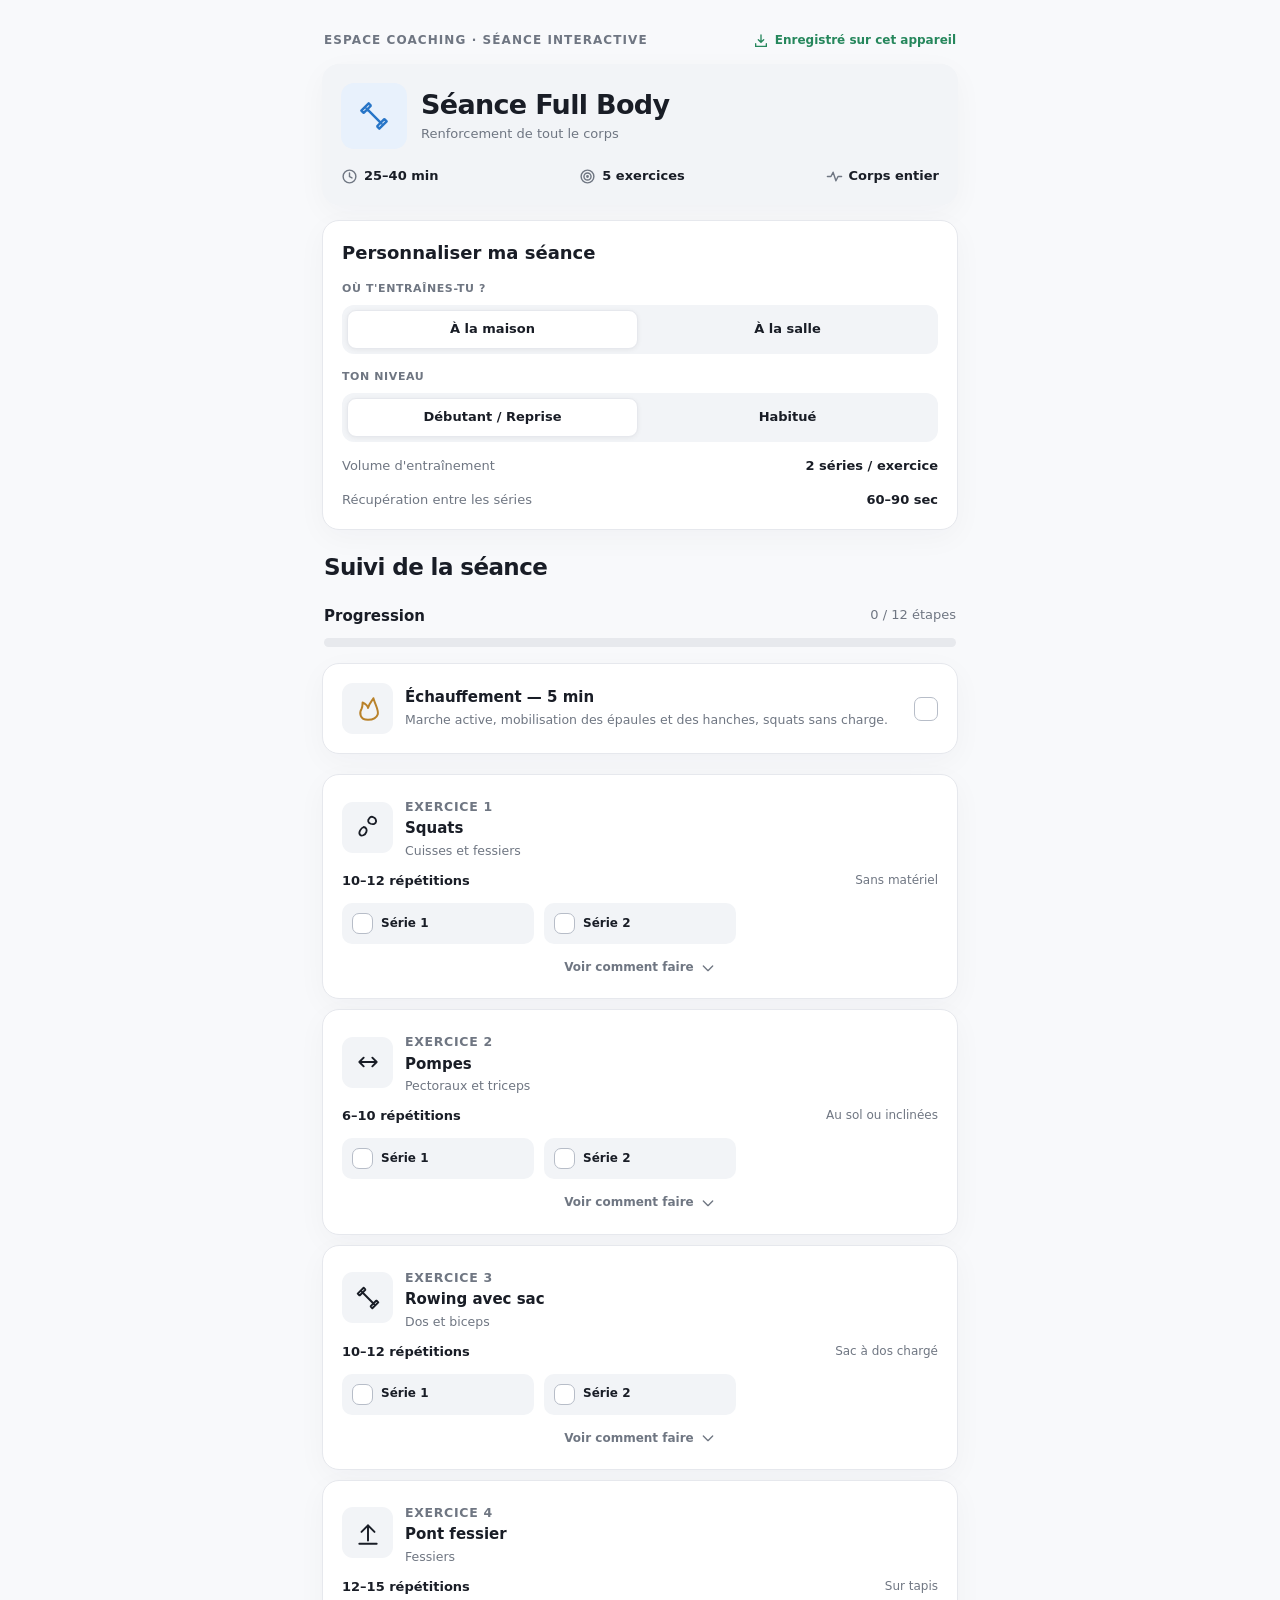
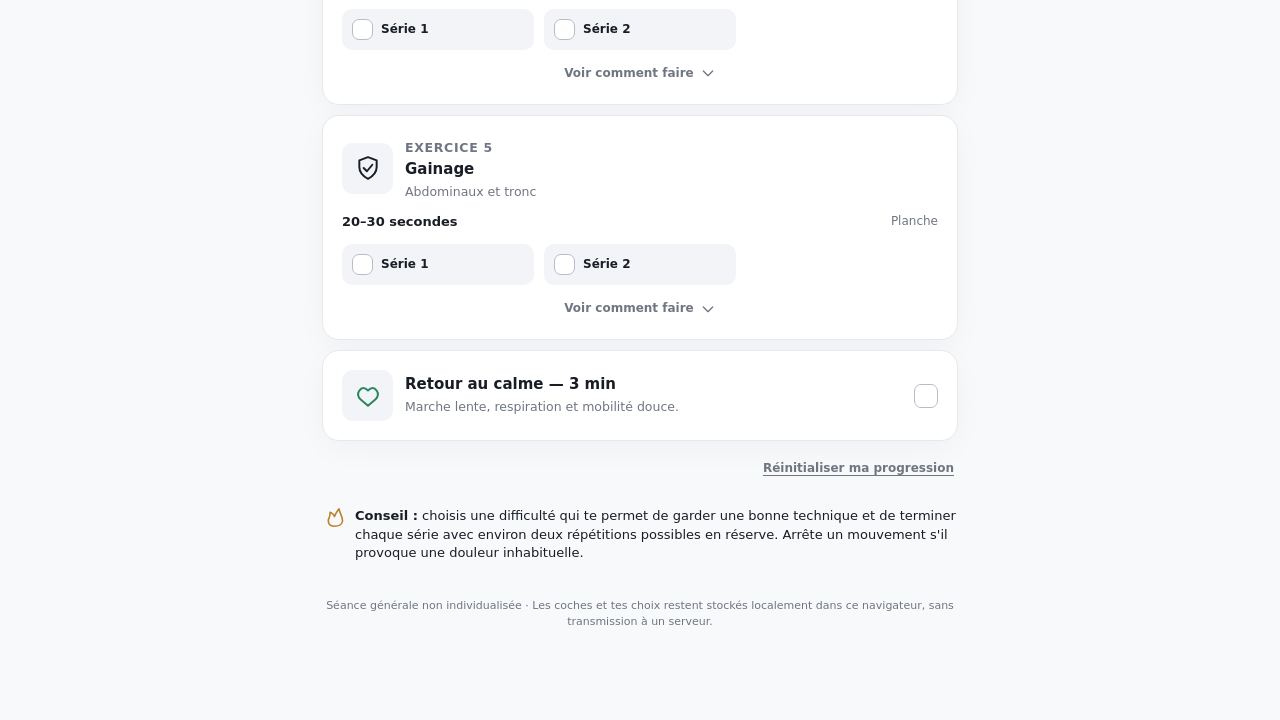
<file: coaching/seance-musculation.html>
<!doctype html>
<html lang="fr">
<head>
<meta charset="utf-8">
<meta name="viewport" content="width=device-width, initial-scale=1, viewport-fit=cover">
<meta name="theme-color" content="#f7f8fa">
<meta name="description" content="Séance de musculation Full Body interactive : maison ou salle, choix du niveau, séries à cocher et progression enregistrée sur cet appareil.">
<title>Séance Full Body — Espace Coaching</title>
<style>
:root{color-scheme:light;--bg:#f8f9fb;--paper:#fff;--paper-soft:#f2f4f7;--ink:#191d26;--muted:#6f7682;--border:#e6e8ed;--blue:#2775c7;--blue-bg:#e8f1fc;--green:#26875c;--green-soft:#e4f6ec;--yellow:#b9822a;--ring:#90bbeb;--shadow:0 8px 30px rgba(30,40,60,.035)}
*{box-sizing:border-box}html{font-family:Inter,ui-sans-serif,system-ui,-apple-system,"Segoe UI",Roboto,Arial,sans-serif;scroll-behavior:smooth}body{margin:0;background:var(--bg);color:var(--ink);font-size:15px;line-height:1.45}button,input{font:inherit}button{cursor:pointer}button:focus-visible,input:focus-visible,summary:focus-visible{outline:3px solid var(--ring);outline-offset:3px}svg{display:block}h1,h2,h3,p{margin:0}button{border:0}main{width:min(100%,680px);margin:0 auto;padding:22px 14px 90px}.site-head{display:flex;align-items:center;justify-content:space-between;gap:12px;margin:0 2px 15px}.site-kicker{font-size:12px;color:var(--muted);font-weight:700;letter-spacing:.09em;text-transform:uppercase}.site-head .save{display:flex;align-items:center;gap:6px;font-size:12px;color:var(--green);font-weight:700}.save svg{width:16px;height:16px}.card{background:var(--paper);border:1px solid var(--border);border-radius:17px;padding:17px;box-shadow:var(--shadow)}.hero{background:var(--paper-soft);border:none}.hero-top{display:flex;align-items:center;gap:14px;margin-bottom:18px}.hero-icon{width:59px;height:59px;display:grid;place-items:center;flex:none;background:var(--blue-bg);color:var(--blue);border-radius:13px}.hero-icon svg{width:32px;height:32px}.hero h1{font-size:24px;line-height:1.15;font-weight:760;letter-spacing:-.025em}.sub{color:var(--muted);font-size:13px;margin-top:5px}.facts{display:flex;align-items:center;justify-content:space-between;gap:8px;flex-wrap:wrap}.fact{display:flex;align-items:center;gap:6px;font-size:13px;font-weight:700;white-space:nowrap}.fact svg{width:17px;height:17px;color:var(--muted)}.section-title{font-size:21px;letter-spacing:-.025em;line-height:1.3;margin:23px 2px 14px}.config{display:grid;gap:15px}.config h2{font-size:18px}.eyebrow{color:var(--muted);font-size:11px;letter-spacing:.055em;font-weight:750}.segmented{display:flex;width:100%;gap:4px;background:var(--paper-soft);padding:5px;border-radius:12px}.segmented button{flex:1;min-width:0;border:1px solid transparent;padding:9px 5px;border-radius:9px;background:transparent;font-weight:650;font-size:13px;color:var(--ink);transition:background .12s,box-shadow .12s}.segmented button[aria-pressed="true"]{background:var(--paper);border-color:var(--border);box-shadow:0 1px 5px rgba(0,0,0,.06)}.detail-pair{display:flex;justify-content:space-between;align-items:center;gap:15px;font-size:13px}.detail-pair span{color:var(--muted)}.progress-wrap{margin:24px 2px 16px}.progress-text{display:flex;justify-content:space-between;gap:10px;margin-bottom:10px}.progress-text strong{font-size:15px}.progress-text span{color:var(--muted);font-size:13px;font-variant-numeric:tabular-nums}.track{width:100%;height:9px;border-radius:99px;background:#e7e9ed;overflow:hidden}.fill{background:var(--green);width:0%;height:100%;border-radius:99px;transition:width .24s ease}.steps{display:grid;gap:10px}.step-row{display:flex;align-items:center;gap:12px}.round-icon{width:51px;height:51px;border-radius:11px;background:var(--paper-soft);color:var(--ink);display:grid;place-items:center;flex:none}.round-icon svg{width:26px;height:26px}.round-icon.is-fire{color:var(--yellow)}.round-icon.is-done{color:var(--green)}.step-copy{flex:1;min-width:0}.step-copy h3{font-size:15px;line-height:1.25}.step-copy p{font-size:12.5px;color:var(--muted);margin-top:4px}.check{display:inline-flex;align-items:center;gap:8px;cursor:pointer;font-size:12px;font-weight:650;user-select:none}.check input{appearance:none;-webkit-appearance:none;width:24px;height:24px;border:1.8px solid #b7bdc8;background:var(--paper);border-radius:7px;display:grid;place-content:center;flex:none;margin:0;transition:background .12s,border-color .12s}.check input::after{content:"";width:11px;height:6px;border-bottom:2.3px solid #fff;border-left:2.3px solid #fff;transform:rotate(-45deg) translateY(-1px) scale(0);transition:transform .1s}.check input:checked{border-color:var(--green);background:var(--green)}.check input:checked::after{transform:rotate(-45deg) translateY(-1px) scale(1)}.exercise{display:grid;gap:12px}.exercise .tagline{display:flex;justify-content:space-between;gap:10px;font-size:12px}.exercise .tagline strong{font-size:13px}.exercise .tagline span{color:var(--muted)}.sets{display:grid;grid-template-columns:repeat(3,minmax(0,1fr));gap:8px}.setcell{display:flex;align-items:center;min-width:0;background:var(--paper-soft);padding:10px;border-radius:10px}.setcell .check{min-width:0;flex-wrap:nowrap}.setcell .check input{width:21px;height:21px}.setcell .check span{white-space:nowrap;overflow:hidden;text-overflow:ellipsis}.tech-toggle{width:100%;background:transparent;color:var(--muted);display:flex;align-items:center;justify-content:center;gap:6px;padding:3px 5px;font-size:12px;font-weight:700}.tech-toggle svg{width:16px;height:16px;transition:transform .18s}.tech-toggle[aria-expanded="true"] svg{transform:rotate(180deg)}.tech-body{padding:13px;background:var(--paper-soft);border-radius:10px;font-size:13px}.tech-body[hidden]{display:none}.tech-body strong{display:flex;align-items:center;gap:6px;margin-bottom:7px}.tech-body strong svg{width:16px;height:16px;color:var(--blue)}.exercise .completion-mark{width:22px;height:22px;color:var(--green)}.exercise .completion-mark[hidden]{display:none}.result{display:none;justify-items:center;text-align:center;gap:11px;margin-top:15px;background:var(--green-soft);padding:24px}.result.visible{display:grid}.result svg{width:44px;height:44px;color:var(--green)}.result h2{font-size:20px}.result p{font-size:13px;color:#425e4e}.actions{display:flex;justify-content:flex-end;margin-top:10px}.reset{background:transparent;color:var(--muted);font-size:12px;font-weight:700;padding:9px 4px;text-decoration:underline;text-underline-offset:3px}.primary{color:#fff;background:var(--green);padding:11px 16px;border-radius:10px;font-weight:750}.notice{display:flex;align-items:flex-start;gap:10px;margin:20px 2px;color:var(--ink);font-size:13px}.notice svg{flex:none;width:21px;height:21px;color:var(--yellow)}.notice strong{font-weight:770}.footnote{font-size:11px;color:var(--muted);padding:15px 3px 0;text-align:center}.timer{margin:8px 0 0;padding:14px;border:1px dashed #cbd9ed;background:#f4f8fd;border-radius:13px;display:flex;align-items:center;justify-content:space-between;gap:12px}.timer b{font-size:25px;font-variant-numeric:tabular-nums}.timer p{font-size:12px;color:var(--muted)}.timer-tools{display:flex;gap:6px;flex-wrap:wrap}.timer button{border-radius:8px;border:1px solid #d1dce9;padding:8px 9px;background:#fff;font-size:12px;font-weight:700;white-space:nowrap}.timer button.active{background:var(--blue);color:#fff}.sr-only{position:absolute;width:1px;height:1px;padding:0;margin:-1px;overflow:hidden;clip:rect(0,0,0,0);white-space:nowrap;border:0}.footer-space{height:12px}
@media (min-width:530px){main{padding:32px 22px 90px}.card{padding:19px}.hero h1{font-size:27px}.hero-icon{width:66px;height:66px}.section-title{font-size:23px}.sets{gap:10px}}
@media (prefers-color-scheme:dark){:root{color-scheme:dark;--bg:#101217;--paper:#1a1d24;--paper-soft:#242832;--ink:#f1f3f8;--muted:#a0a8b5;--border:#333846;--blue:#83b9f7;--blue-bg:#253950;--green:#57c892;--green-soft:#183d30;--yellow:#e6ba70;--ring:#8bbaf2;--shadow:none}.track{background:#353945}.check input{border-color:#8c96a8}.result p{color:#c6e4d0}.timer{background:#18283b;border-color:#415270}.timer button{background:#242f41;border-color:#415270;color:#e4eaf6}.timer button.active{background:#286ab3;color:#fff}}
@media (prefers-reduced-motion:reduce){html{scroll-behavior:auto}*,*::before,*::after{transition:none!important;animation:none!important}}
</style>
</head>
<body>
<svg xmlns="http://www.w3.org/2000/svg" style="position:absolute;width:0;height:0;overflow:hidden" aria-hidden="true"><defs>
<symbol id="i-dumbbell" viewBox="0 0 24 24"><g fill="none" stroke="currentColor" stroke-width="1.8" stroke-linejoin="round" stroke-linecap="round"><path d="m6.5 6.5 11 11m-13-8 5-5m5 15 5-5M4 9.5l-1.5-1.5 5.5-5.5L9.5 4m5 16 1.5 1.5 5.5-5.5-1.5-1.5"/></g></symbol>
<symbol id="i-clock" viewBox="0 0 24 24"><g fill="none" stroke="currentColor" stroke-width="2" stroke-linecap="round"><circle cx="12" cy="12" r="9"/><path d="M12 7v5l3.5 2"/></g></symbol>
<symbol id="i-target" viewBox="0 0 24 24"><g fill="none" stroke="currentColor" stroke-width="2"><circle cx="12" cy="12" r="9"/><circle cx="12" cy="12" r="5"/><circle cx="12" cy="12" r="1"/></g></symbol>
<symbol id="i-pulse" viewBox="0 0 24 24"><path d="M2 12h5l3-6 4 12 3-6h5" fill="none" stroke="currentColor" stroke-width="2" stroke-linejoin="round" stroke-linecap="round"/></symbol>
<symbol id="i-flame" viewBox="0 0 24 24"><path d="M12 22C4 22 4 15 6 12c1-2 1-4 1-6 3 1 5 4 5 5 1-4 4-7 5-9 2 7 5 11 4 15-1 3-4 5-9 5Z" fill="none" stroke="currentColor" stroke-width="1.8" stroke-linejoin="round"/></symbol>
<symbol id="i-foot" viewBox="0 0 24 24"><g fill="none" stroke="currentColor" stroke-width="1.7" stroke-linecap="round"><path d="M8 12c-2.5 1-5 5-3.5 7s5 .5 6-2.5c.7-2 0-3.9-2.5-4.5Zm9-9c-1.5-1-3-.2-4 1.2C11.5 6 12 8 14.4 9c2.6 1 4.8 0 5.1-2.1A4.2 4.2 0 0 0 17 3Z"/></g></symbol>
<symbol id="i-horizontal" viewBox="0 0 24 24"><g fill="none" stroke="currentColor" stroke-width="1.8" stroke-linecap="round" stroke-linejoin="round"><path d="M4 12h16m-4-4 4 4-4 4M8 8l-4 4 4 4"/></g></symbol>
<symbol id="i-up" viewBox="0 0 24 24"><g fill="none" stroke="currentColor" stroke-width="1.8" stroke-linecap="round"><path d="M12 19V5M6 11l6-6 6 6M4 22h16"/></g></symbol>
<symbol id="i-shield" viewBox="0 0 24 24"><g fill="none" stroke="currentColor" stroke-width="1.8" stroke-linecap="round" stroke-linejoin="round"><path d="M12 2 4 5v6c0 5 3.5 8.5 8 11 4.5-2.5 8-6 8-11V5l-8-3Z"/><path d="m8 12 3 3 5-6"/></g></symbol>
<symbol id="i-heart" viewBox="0 0 24 24"><path d="M20 7c-3-4-6-2-8 0-2-2-5-4-8 0-2 3-1 6 1 8l7 6 7-6c2-2 3-5 1-8Z" fill="none" stroke="currentColor" stroke-width="1.8" stroke-linejoin="round"/></symbol>
<symbol id="i-chevron" viewBox="0 0 24 24"><path d="m5 9 7 7 7-7" fill="none" stroke="currentColor" stroke-width="2" stroke-linecap="round" stroke-linejoin="round"/></symbol>
<symbol id="i-info" viewBox="0 0 24 24"><g fill="none" stroke="currentColor" stroke-width="2" stroke-linecap="round"><circle cx="12" cy="12" r="9"/><path d="M12 11v5M12 7h.01"/></g></symbol>
<symbol id="i-check" viewBox="0 0 24 24"><g fill="none" stroke="currentColor" stroke-width="2" stroke-linecap="round" stroke-linejoin="round"><circle cx="12" cy="12" r="9"/><path d="m8 12 3 3 5-6"/></g></symbol>
<symbol id="i-save" viewBox="0 0 24 24"><g fill="none" stroke="currentColor" stroke-width="2" stroke-linecap="round"><path d="M12 3v11m-4-4 4 4 4-4M4 16v4h16v-4"/></g></symbol>
</defs></svg>
<main>
<header class="site-head"><span class="site-kicker">Espace Coaching · Séance interactive</span><span class="save"><svg><use href="#i-save"/></svg> Enregistré sur cet appareil</span></header>
<section class="card hero" aria-label="Présentation de la séance"><div class="hero-top"><div class="hero-icon"><svg aria-hidden="true"><use href="#i-dumbbell"/></svg></div><div><h1>Séance Full Body</h1><p class="sub">Renforcement de tout le corps</p></div></div><div class="facts"><span class="fact"><svg><use href="#i-clock"/></svg>25–40 min</span><span class="fact"><svg><use href="#i-target"/></svg>5 exercices</span><span class="fact"><svg><use href="#i-pulse"/></svg>Corps entier</span></div></section>
<section class="card config" style="margin-top:15px" aria-labelledby="config-title"><h2 id="config-title">Personnaliser ma séance</h2><div><p class="eyebrow" style="margin-bottom:8px">OÙ T'ENTRAÎNES-TU ?</p><div class="segmented" role="group" aria-label="Lieu d'entraînement"><button type="button" data-place="maison" aria-pressed="true">À la maison</button><button type="button" data-place="salle" aria-pressed="false">À la salle</button></div></div><div><p class="eyebrow" style="margin-bottom:8px">TON NIVEAU</p><div class="segmented" role="group" aria-label="Niveau"><button type="button" data-level="debutant" aria-pressed="true">Débutant / Reprise</button><button type="button" data-level="habitue" aria-pressed="false">Habitué</button></div></div><div class="detail-pair"><span>Volume d'entraînement</span><strong id="series-text">2 séries / exercice</strong></div><div class="detail-pair"><span>Récupération entre les séries</span><strong>60–90 sec</strong></div></section>
<section aria-labelledby="follow-title"><h2 id="follow-title" class="section-title">Suivi de la séance</h2><div class="progress-wrap"><div class="progress-text"><strong>Progression</strong><span id="progress-label" role="status" aria-live="polite">0 / 12 étapes</span></div><div class="track" id="progress-track" role="progressbar" aria-valuemin="0" aria-valuemax="12" aria-valuenow="0" aria-label="Progression de la séance"><div class="fill" id="progress-fill"></div></div></div><div class="steps"><article class="card"><div class="step-row"><span class="round-icon is-fire"><svg><use href="#i-flame"/></svg></span><div class="step-copy"><h3>Échauffement — 5 min</h3><p>Marche active, mobilisation des épaules et des hanches, squats sans charge.</p></div><label class="check"><input type="checkbox" id="warmup" aria-label="Échauffement terminé"></label></div></article><div id="exercises"></div><article class="card"><div class="step-row"><span class="round-icon is-done"><svg><use href="#i-heart"/></svg></span><div class="step-copy"><h3>Retour au calme — 3 min</h3><p>Marche lente, respiration et mobilité douce.</p></div><label class="check"><input type="checkbox" id="cooldown" aria-label="Retour au calme terminé"></label></div></article></div><div class="card result" id="result" aria-live="polite"><svg><use href="#i-check"/></svg><h2>Séance terminée</h2><p>Toutes les séries et étapes ont été cochées.</p><button class="primary" id="restart-complete" type="button">Recommencer une séance</button></div><div class="actions"><button class="reset" type="button" id="reset">Réinitialiser ma progression</button></div></section>
<div class="notice"><svg><use href="#i-flame"/></svg><p><strong>Conseil :</strong> choisis une difficulté qui te permet de garder une bonne technique et de terminer chaque série avec environ deux répétitions possibles en réserve. Arrête un mouvement s'il provoque une douleur inhabituelle.</p></div><p class="footnote">Séance générale non individualisée · Les coches et tes choix restent stockés localement dans ce navigateur, sans transmission à un serveur.</p>
</main>
<script>
(function(){
"use strict";
const STORE="eddy-coaching-fullbody-v1";
const available={
  maison:[
  {name:"Squats",muscle:"Cuisses et fessiers",reps:"10–12 répétitions",icon:"foot",note:"Sans matériel",tip:"Pieds à largeur d'épaules, descends en pliant les genoux et les hanches. Garde les talons au sol et remonte en poussant dans les pieds."},
  {name:"Pompes",muscle:"Pectoraux et triceps",reps:"6–10 répétitions",icon:"horizontal",note:"Au sol ou inclinées",tip:"Place les mains légèrement plus larges que les épaules, garde le corps gainé et descends de manière contrôlée. Au besoin, fais-les contre un mur ou un meuble stable."},
  {name:"Rowing avec sac",muscle:"Dos et biceps",reps:"10–12 répétitions",icon:"dumbbell",note:"Sac à dos chargé",tip:"Prends un sac à dos bien fermé. Penche légèrement le buste avec le dos neutre, puis tire le sac vers le ventre en rapprochant les coudes du corps."},
  {name:"Pont fessier",muscle:"Fessiers",reps:"12–15 répétitions",icon:"up",note:"Sur tapis",tip:"Allonge-toi sur le dos, genoux pliés et pieds à plat. Monte le bassin en contractant les fessiers sans cambrer exagérément le bas du dos."},
  {name:"Gainage",muscle:"Abdominaux et tronc",reps:"20–30 secondes",icon:"shield",note:"Planche",tip:"Sur les avant-bras, garde le corps aligné, le ventre contracté et respire normalement. Pose les genoux si nécessaire."}
  ],
  salle:[
  {name:"Presse à cuisses",muscle:"Cuisses et fessiers",reps:"10–12 répétitions",icon:"foot",note:"Machine",tip:"Place les pieds à largeur des hanches, descends dans une amplitude confortable et pousse sans verrouiller brusquement les genoux."},
  {name:"Développé poitrine",muscle:"Pectoraux et triceps",reps:"8–12 répétitions",icon:"dumbbell",note:"Chest press",tip:"Règle le siège pour que les poignées soient à hauteur de poitrine. Pousse en contrôlant et ramène lentement les bras."},
  {name:"Tirage horizontal",muscle:"Dos et biceps",reps:"10–12 répétitions",icon:"horizontal",note:"Machine ou poulie",tip:"Assieds-toi droit, épaules basses. Tire les poignées vers ton abdomen sans donner d'à-coup avec le buste."},
  {name:"Hip thrust",muscle:"Fessiers",reps:"10–12 répétitions",icon:"up",note:"Banc",tip:"Place le haut du dos sur un banc stable, les pieds au sol. Soulève le bassin en contractant les fessiers, avec une charge légère ou sans charge."},
  {name:"Gainage",muscle:"Abdominaux et tronc",reps:"30–40 secondes",icon:"shield",note:"Tapis",tip:"Appuie-toi sur les avant-bras, maintiens les épaules au-dessus des coudes et évite de creuser le dos."}
  ]
};
const $=(selector,root=document)=>root.querySelector(selector);
let state={place:"maison",level:"debutant",done:{}};
try{const restored=JSON.parse(localStorage.getItem(STORE)||"null");if(restored&&["maison","salle"].includes(restored.place)&&["debutant","habitue"].includes(restored.level)&&restored.done&&typeof restored.done==="object"&&!Array.isArray(restored.done)){state={place:restored.place,level:restored.level,done:restored.done};}}catch(e){}
function store(){try{localStorage.setItem(STORE,JSON.stringify(state))}catch(e){}}
function el(tag,cls,text){const n=document.createElement(tag);if(cls)n.className=cls;if(text!=null)n.textContent=text;return n;}
function icon(name){const s=document.createElementNS("http://www.w3.org/2000/svg","svg");s.setAttribute("aria-hidden","true");const u=document.createElementNS("http://www.w3.org/2000/svg","use");u.setAttribute("href","#i-"+name);s.append(u);return s;}
function sets(){return state.level==="debutant"?2:3;}
function updateProgress(){const keys=["warmup","cooldown",...available[state.place].flatMap((_,i)=>Array.from({length:sets()},(_,j)=>"set-"+i+"-"+j))];const count=keys.reduce((acc,key)=>acc+(state.done[key]?1:0),0);const total=keys.length;$("#progress-label").textContent=count+" / "+total+" étapes";$("#progress-track").setAttribute("aria-valuenow",count);$("#progress-track").setAttribute("aria-valuemax",total);$("#progress-fill").style.width=(100*count/total)+"%";$("#result").classList.toggle("visible",count===total);$("#series-text").textContent=sets()+" séries / exercice";["warmup","cooldown"].forEach(key=>{$("#"+key).checked=!!state.done[key]});available[state.place].forEach((_,i)=>{const symbol=document.getElementById("complete-"+i);if(symbol){const finished=Array.from({length:sets()},(_,j)=>!!state.done["set-"+i+"-"+j]).every(Boolean);if(finished)symbol.removeAttribute("hidden");else symbol.setAttribute("hidden","")}});}
function updateButtons(){document.querySelectorAll("[data-place]").forEach(button=>button.setAttribute("aria-pressed",String(button.dataset.place===state.place)));document.querySelectorAll("[data-level]").forEach(button=>button.setAttribute("aria-pressed",String(button.dataset.level===state.level)));}
function render(){updateButtons();const root=$("#exercises");root.replaceChildren();available[state.place].forEach((move,i)=>{const card=el("article","card exercise");card.style.marginTop="10px";const row=el("div","step-row");const ico=el("span","round-icon");ico.append(icon(move.icon));const copy=el("div","step-copy");const label=el("p","eyebrow","EXERCICE "+(i+1));label.style.marginBottom="3px";const name=el("h3","",move.name);const muscle=el("p","",move.muscle);copy.append(label,name,muscle);const doneIcon=icon("check");doneIcon.classList.add("completion-mark");doneIcon.id="complete-"+i;doneIcon.setAttribute("hidden","");row.append(ico,copy,doneIcon);const tagline=el("div","tagline");tagline.append(el("strong","",move.reps),el("span","",move.note));const series=el("div","sets");for(let j=0;j<sets();j++){const key="set-"+i+"-"+j;const cell=el("div","setcell");const checkboxLabel=el("label","check");const input=el("input");input.type="checkbox";input.checked=!!state.done[key];input.setAttribute("aria-label",move.name+" — série "+(j+1)+" terminée");input.addEventListener("change",()=>{state.done[key]=input.checked;store();updateProgress();});checkboxLabel.append(input,el("span","","Série "+(j+1)));cell.append(checkboxLabel);series.append(cell)}const toggle=el("button","tech-toggle");toggle.type="button";toggle.setAttribute("aria-expanded","false");const body=el("div","tech-body");body.id="tip-"+i;body.hidden=true;const strong=el("strong");strong.append(icon("info"),document.createTextNode("Conseil technique"));body.append(strong,el("p","",move.tip));toggle.setAttribute("aria-controls",body.id);toggle.append(document.createTextNode("Voir comment faire"),icon("chevron"));toggle.addEventListener("click",()=>{body.hidden=!body.hidden;toggle.setAttribute("aria-expanded",String(!body.hidden));toggle.firstChild.textContent=body.hidden?"Voir comment faire":"Masquer la technique";});card.append(row,tagline,series,toggle,body);root.append(card)});updateProgress();}
function setConfig(type,value){if(state[type]===value)return;state[type]=value;state.done={};store();render();}
document.querySelectorAll("[data-place]").forEach(button=>button.addEventListener("click",()=>setConfig("place",button.dataset.place)));
document.querySelectorAll("[data-level]").forEach(button=>button.addEventListener("click",()=>setConfig("level",button.dataset.level)));
["warmup","cooldown"].forEach(key=>$("#"+key).addEventListener("change",e=>{state.done[key]=e.target.checked;store();updateProgress()}));
function reset(){state.done={};store();render();}
$("#reset").addEventListener("click",reset);$("#restart-complete").addEventListener("click",()=>{reset();$("#follow-title").scrollIntoView({behavior:window.matchMedia("(prefers-reduced-motion: reduce)").matches?"instant":"smooth"})});
render();
})();
</script>
</body>
</html>
</file>
<file: coaching/coach-vivant.css>
:root{color-scheme:light;--bg:#f7f9fc;--card:#fff;--ink:#1c2432;--muted:#617083;--blue:#276fb6;--blue-light:#e5f1ff;--green:#247d55;--line:#e3e9f0;--soft:#f0f4f8;--danger:#ad3434;--focus:#88bdf2}*{box-sizing:border-box}html{scroll-behavior:smooth}body{margin:0;background:var(--bg);color:var(--ink);font:15px/1.5 system-ui,-apple-system,"Segoe UI",sans-serif}a{color:var(--blue)}button,input,textarea,select{font:inherit}button{cursor:pointer}button:disabled{opacity:.55;cursor:not-allowed}button:focus-visible,a:focus-visible,input:focus-visible,textarea:focus-visible,select:focus-visible{outline:3px solid var(--focus);outline-offset:2px}.wrap{max-width:760px;margin:auto;padding:18px 14px 80px}.top{display:flex;align-items:center;justify-content:space-between;gap:10px;margin-bottom:17px}.brand{display:inline-flex;align-items:center;gap:9px;color:var(--ink);text-decoration:none;font-weight:800}.emblem{background:#e5f1ff;color:var(--blue);border-radius:13px;width:43px;height:43px;display:grid;place-items:center;font-size:23px}.chip{border-radius:999px;padding:6px 9px;background:var(--soft);font-size:11px;color:var(--muted);font-weight:700}.hero{background:linear-gradient(130deg,#eaf1ff,#fbfcff 75%);border-radius:20px;padding:22px;margin-bottom:14px}.hero h1{font-size:clamp(25px,6vw,32px);line-height:1.13;letter-spacing:-.03em;margin:7px 0 10px}.hero p{max-width:58ch;color:#526782;margin:0}.eyebrow{font-size:11px;letter-spacing:.055em;text-transform:uppercase;font-weight:800;color:var(--muted)}.note{padding:12px 14px;border-radius:13px;background:#eff3f8;font-size:12px;line-height:1.5;margin:12px 0}.caution{border:1px solid #e8d6a8;background:#fff9ed;color:#6c582c}.tabs{display:grid;grid-template-columns:repeat(4,1fr);gap:5px;padding:5px;background:#ebf0f7;border-radius:13px;margin:15px 0}.tab{min-height:40px;border:0;border-radius:9px;color:#536173;background:transparent;font-size:12px;font-weight:750}.tab.active{background:white;color:var(--ink);box-shadow:0 2px 6px #2334561a}.hidden{display:none!important}.pane{display:grid;gap:13px}.card{background:var(--card);border:1px solid var(--line);border-radius:18px;padding:18px;box-shadow:0 4px 20px #16294605}.card h2{font-size:18px;line-height:1.3;margin:0 0 8px}.card h3{font-size:15px;margin:0}.card p{margin:6px 0 12px}.muted{color:var(--muted);font-size:12px}.flex{display:flex;align-items:center;gap:10px}.between{justify-content:space-between}.grow{flex:1;min-width:0}.actions{display:flex;gap:9px;flex-wrap:wrap;margin:14px 0 2px}.actions>*{flex:1}.primary,.secondary,.danger{border:1px solid transparent;border-radius:11px;min-height:45px;padding:11px 13px;font-size:13px;font-weight:780}.primary{background:var(--blue);color:white}.secondary{background:#f0f3f8;color:var(--ink);border-color:var(--line)}.danger{background:#fff3f1;color:var(--danger);border-color:#f3cece}.wide{width:100%;margin-top:10px}.field{display:block;width:100%;background:white;border:1px solid #cad5e2;border-radius:11px;padding:11px 12px;margin:5px 0 13px;min-height:43px;color:var(--ink)}textarea{resize:vertical}label{font-size:13px;font-weight:700;display:block;margin-top:8px}.choices{display:grid;grid-template-columns:repeat(2,minmax(0,1fr));gap:8px;margin:12px 0}.choices label{display:flex;gap:7px;align-items:center;padding:10px;background:#f4f7fa;border-radius:10px;margin:0;font-size:12px}.choices input,.series input{accent-color:var(--green);width:17px;height:17px;flex:none}.progress{height:8px;background:#e8eef4;border-radius:99px;overflow:hidden;margin:14px 0}.progress>div{height:100%;background:#299363;border-radius:99px;transition:width .2s}.grid{display:grid;gap:10px}.exercise{background:#fafbfc;border:1px solid var(--line);padding:14px;border-radius:12px}.exercise-head{display:flex;gap:10px;align-items:center}.exercise-head .symbol{background:#e8f0fb;width:42px;height:42px;border-radius:11px;display:grid;place-items:center;font-size:22px;flex:none}.exercise-head .name{flex:1;min-width:0}.exercise-head small{display:block;font-size:12px;color:var(--muted)}.exercise .instruction{font-size:12px;color:var(--muted);background:white;border-radius:9px;padding:10px;margin:10px 0}.exercise .meta{font-size:12px;font-weight:750;margin:10px 0}.series{display:flex;gap:7px;flex-wrap:wrap}.series label{padding:8px 10px;border:1px solid var(--line);background:white;border-radius:9px;display:flex;align-items:center;gap:5px;margin:0;min-width:100px;flex:1;justify-content:center}.suggestion{background:#eef8f2;border:1px solid #d3eddd;border-radius:12px;padding:12px;color:#255f43;font-size:13px;margin-top:8px}.entries{display:grid;gap:9px;margin:13px 0 0}.entry{background:#f6f8fa;border-radius:11px;padding:12px;overflow-wrap:anywhere}.entry .date{color:var(--muted);font-size:11px;font-weight:700}.entry p{white-space:pre-wrap;margin:5px 0 0;font-size:13px}.toast{position:fixed;bottom:20px;left:50%;transform:translateX(-50%);background:#1c2b3f;color:white;border-radius:12px;padding:12px 18px;max-width:calc(100vw - 28px);box-shadow:0 7px 26px #15203044;z-index:30;font-size:12px}footer{font-size:12px;color:var(--muted);text-align:center;margin:24px 0}footer a{color:var(--muted)}.status{font-weight:750;color:var(--green)}.danger-text{color:var(--danger)}.mini{font-size:11px;color:var(--muted)}.feedback{border:1px solid #d8e4f1;padding:12px;border-radius:12px;margin-top:14px;background:#f6faff}.feedback label{margin:10px 0}.help{color:var(--muted);font-size:12px}small{color:var(--muted)}@media(min-width:660px){.wrap{padding:32px 20px 80px}.card{padding:23px}.hero{padding:27px}.choices{grid-template-columns:repeat(3,minmax(0,1fr))}}@media(max-width:355px){.tab{font-size:11px}.chip{font-size:9px}.choices{grid-template-columns:1fr}}@media(prefers-reduced-motion:reduce){*{scroll-behavior:auto!important;transition:none!important}}

/* Question adaptive — one action at a time; no additional scrolling inside cards */
#guided-card{background:linear-gradient(148deg,#f3f8ff,#fff 75%);border-color:#d1e1f2}
#guided-card #guided-question{font-size:18px;line-height:1.35;letter-spacing:-.015em}
#guided-card .choices{display:grid;grid-template-columns:repeat(2,minmax(0,1fr));gap:9px;margin:16px 0}
.guided-option{background:#fff;border:1px solid #cadbea;color:var(--ink);font-weight:700;border-radius:12px;padding:14px 11px;min-height:58px;text-align:left;line-height:1.3;transition:border-color .15s,background .15s}
.guided-option:hover{border-color:#8dbde8;background:#f0f7ff}
.guided-option:active{background:#e6f1ff}
.guided-option:focus-visible{outline:3px solid var(--focus);outline-offset:2px}
#guided-card .actions{margin-top:9px}
@media(max-width:380px){#guided-card .choices{grid-template-columns:1fr}}
@media(prefers-reduced-motion:reduce){.guided-option{transition:none}}


/* Centre de décision Coaching — autonome à l'ouverture, sans requête extérieure. */
#brain-card{background:linear-gradient(143deg,#f0f8f5,#fff 77%);border-color:#c8e3d9}
#brain-card #brain-decision{background:#f1f9f6;border-color:#c8e7d9;margin-top:13px}
#brain-card #brain-title{font-size:18px;line-height:1.35;margin:0 0 8px}
#brain-card #brain-explanation{color:#285a43;font-size:13px;line-height:1.6;margin:0 0 6px}
#brain-card #brain-source{margin:0;font-size:11px;color:#49705e}
#brain-card #brain-followup{background:#f6faf8;border:1px solid #d7e9de;border-radius:12px;padding:12px;margin-top:12px}
#brain-card #brain-followup button{min-height:42px;margin:4px 5px 4px 0}
#brain-card .actions{margin-top:11px}
.opt-in{display:flex;align-items:flex-start;gap:11px;border:1px solid var(--line);border-radius:12px;padding:12px;background:#f8fbfd}
.opt-in input{width:18px;height:18px;flex:none;accent-color:var(--green);margin-top:2px}
</file>
